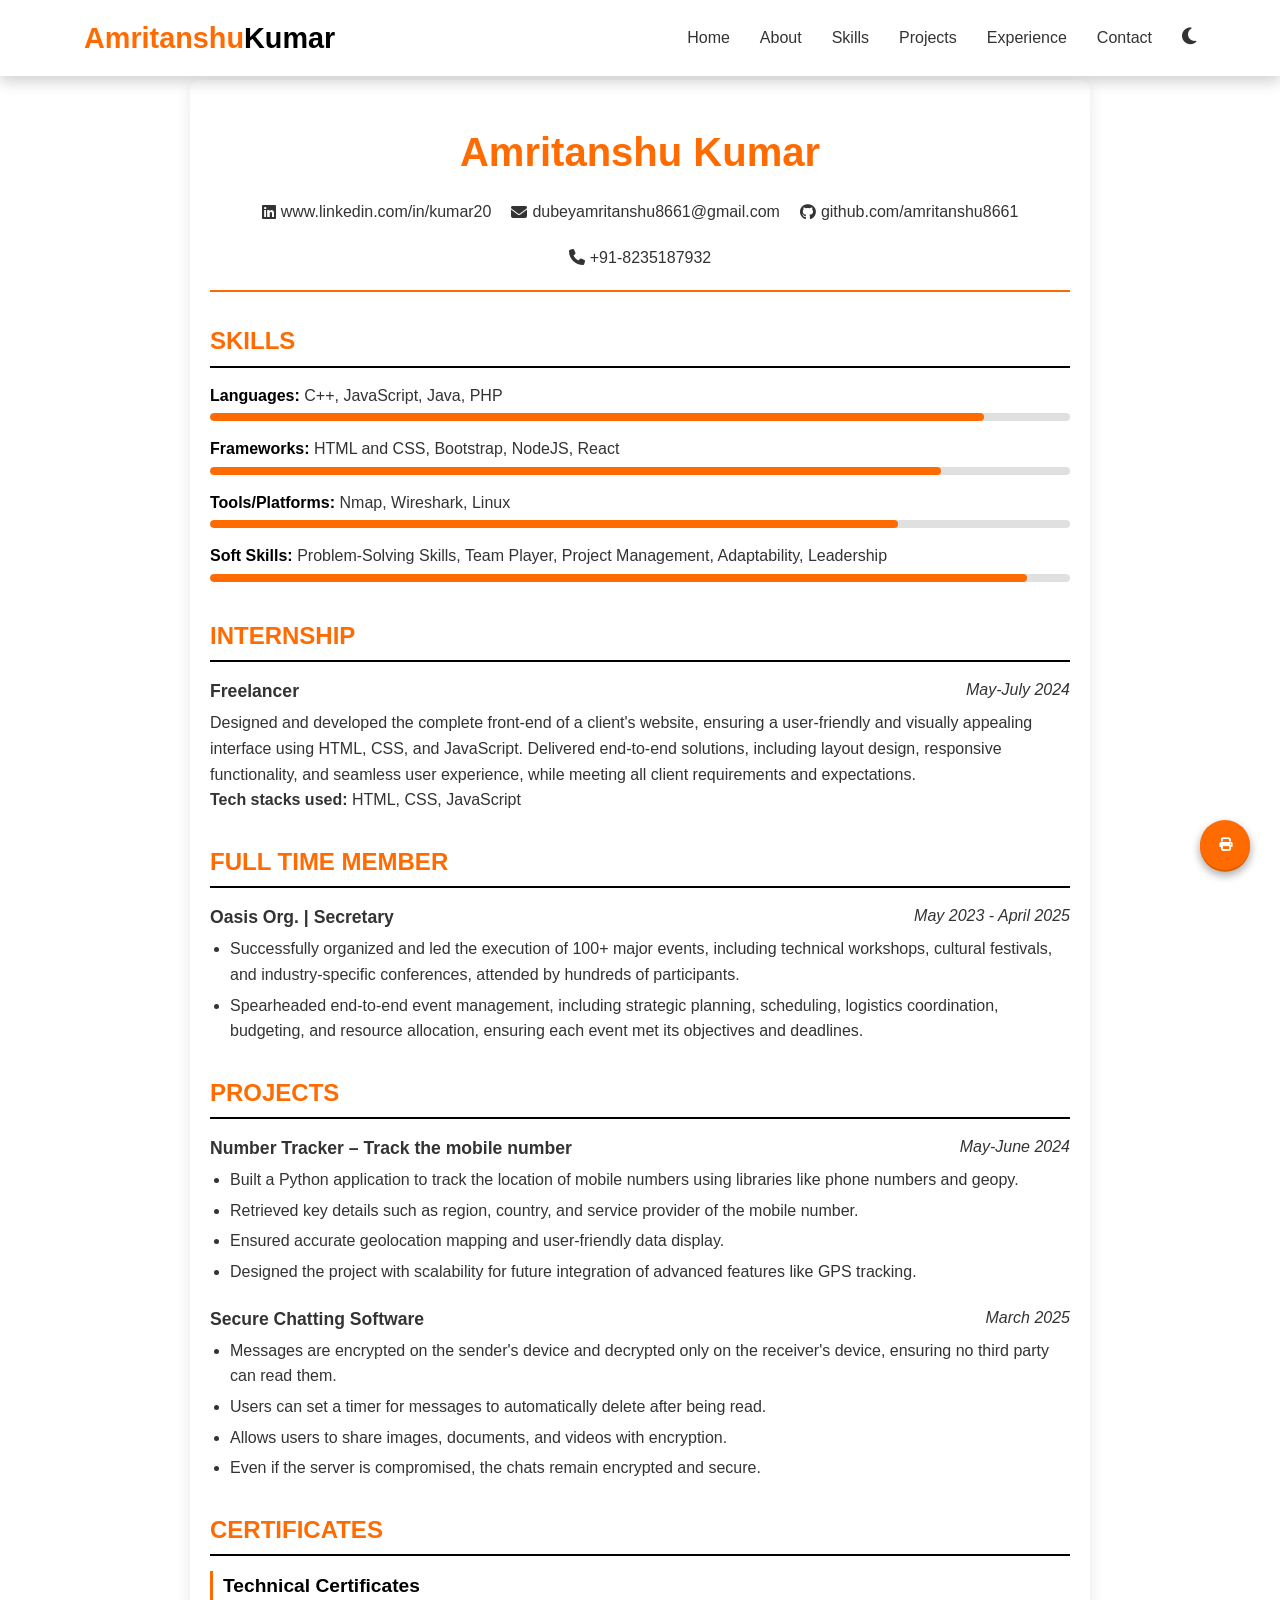
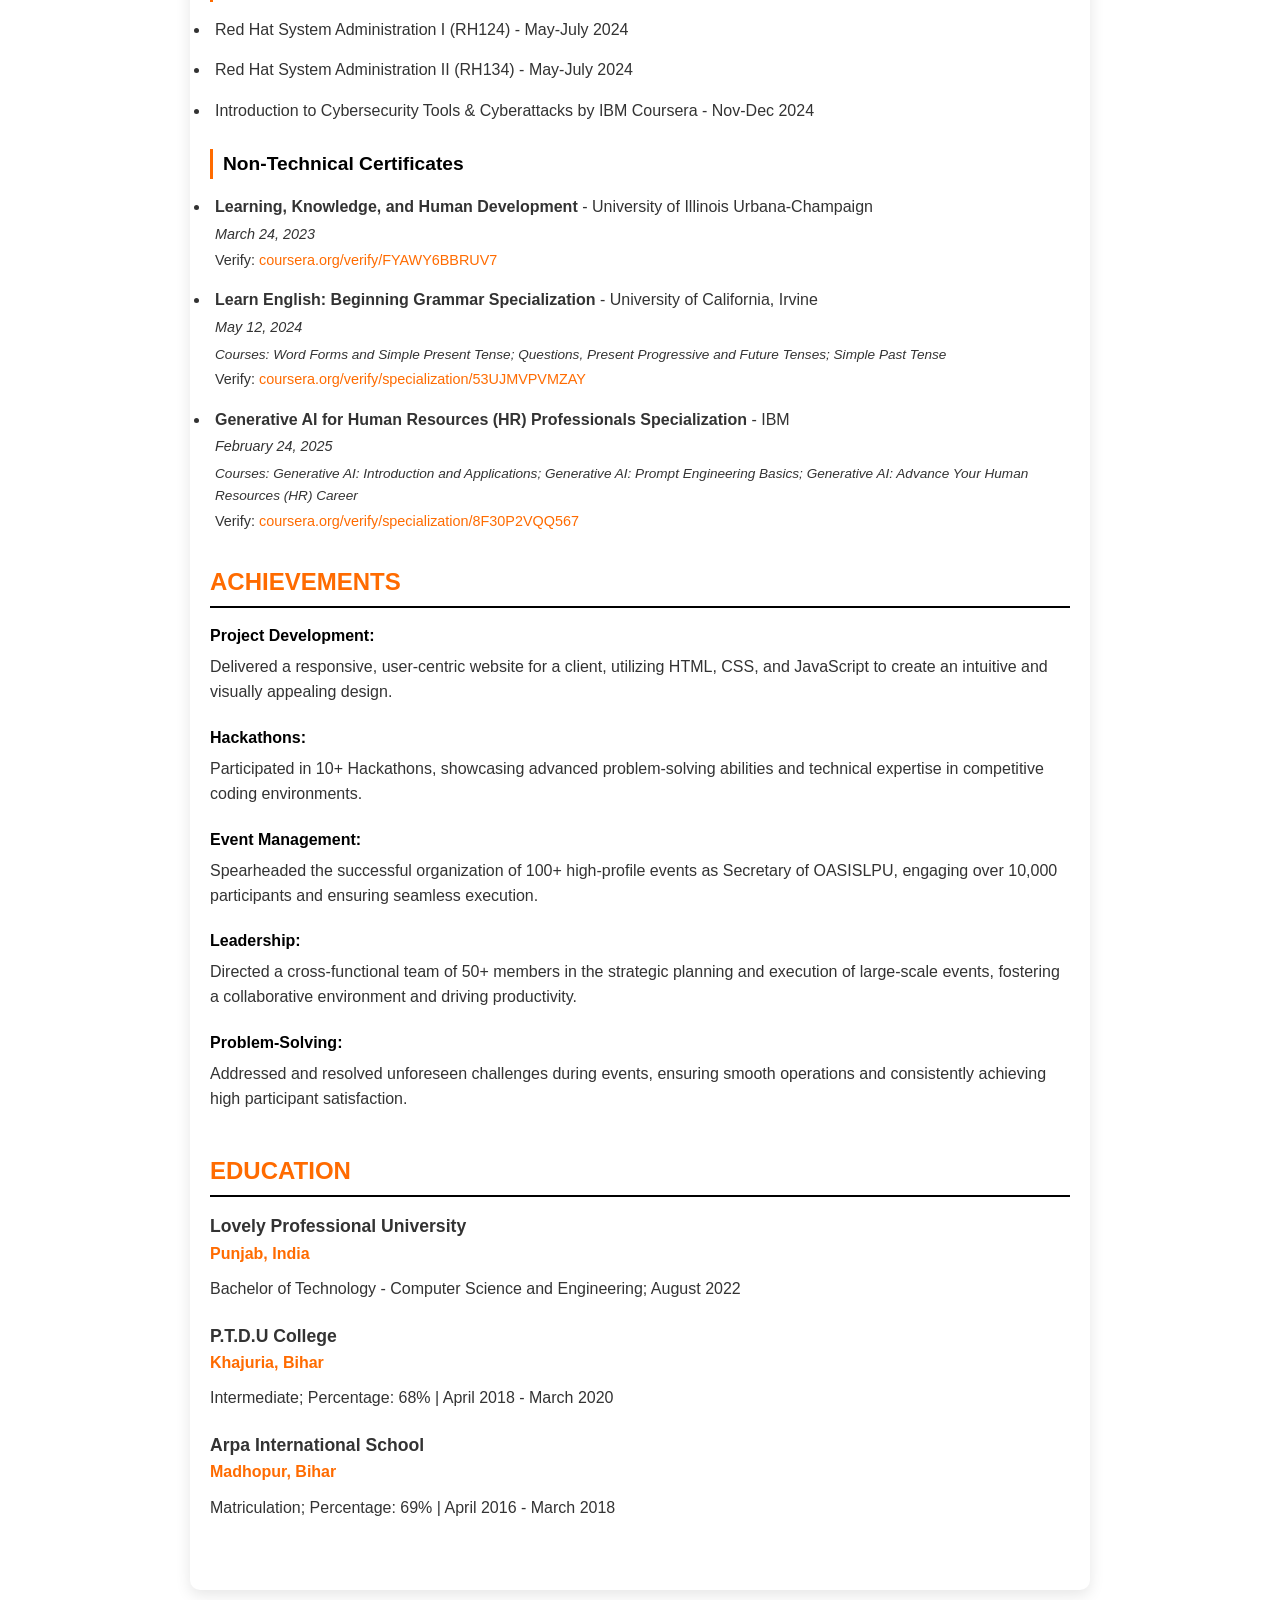
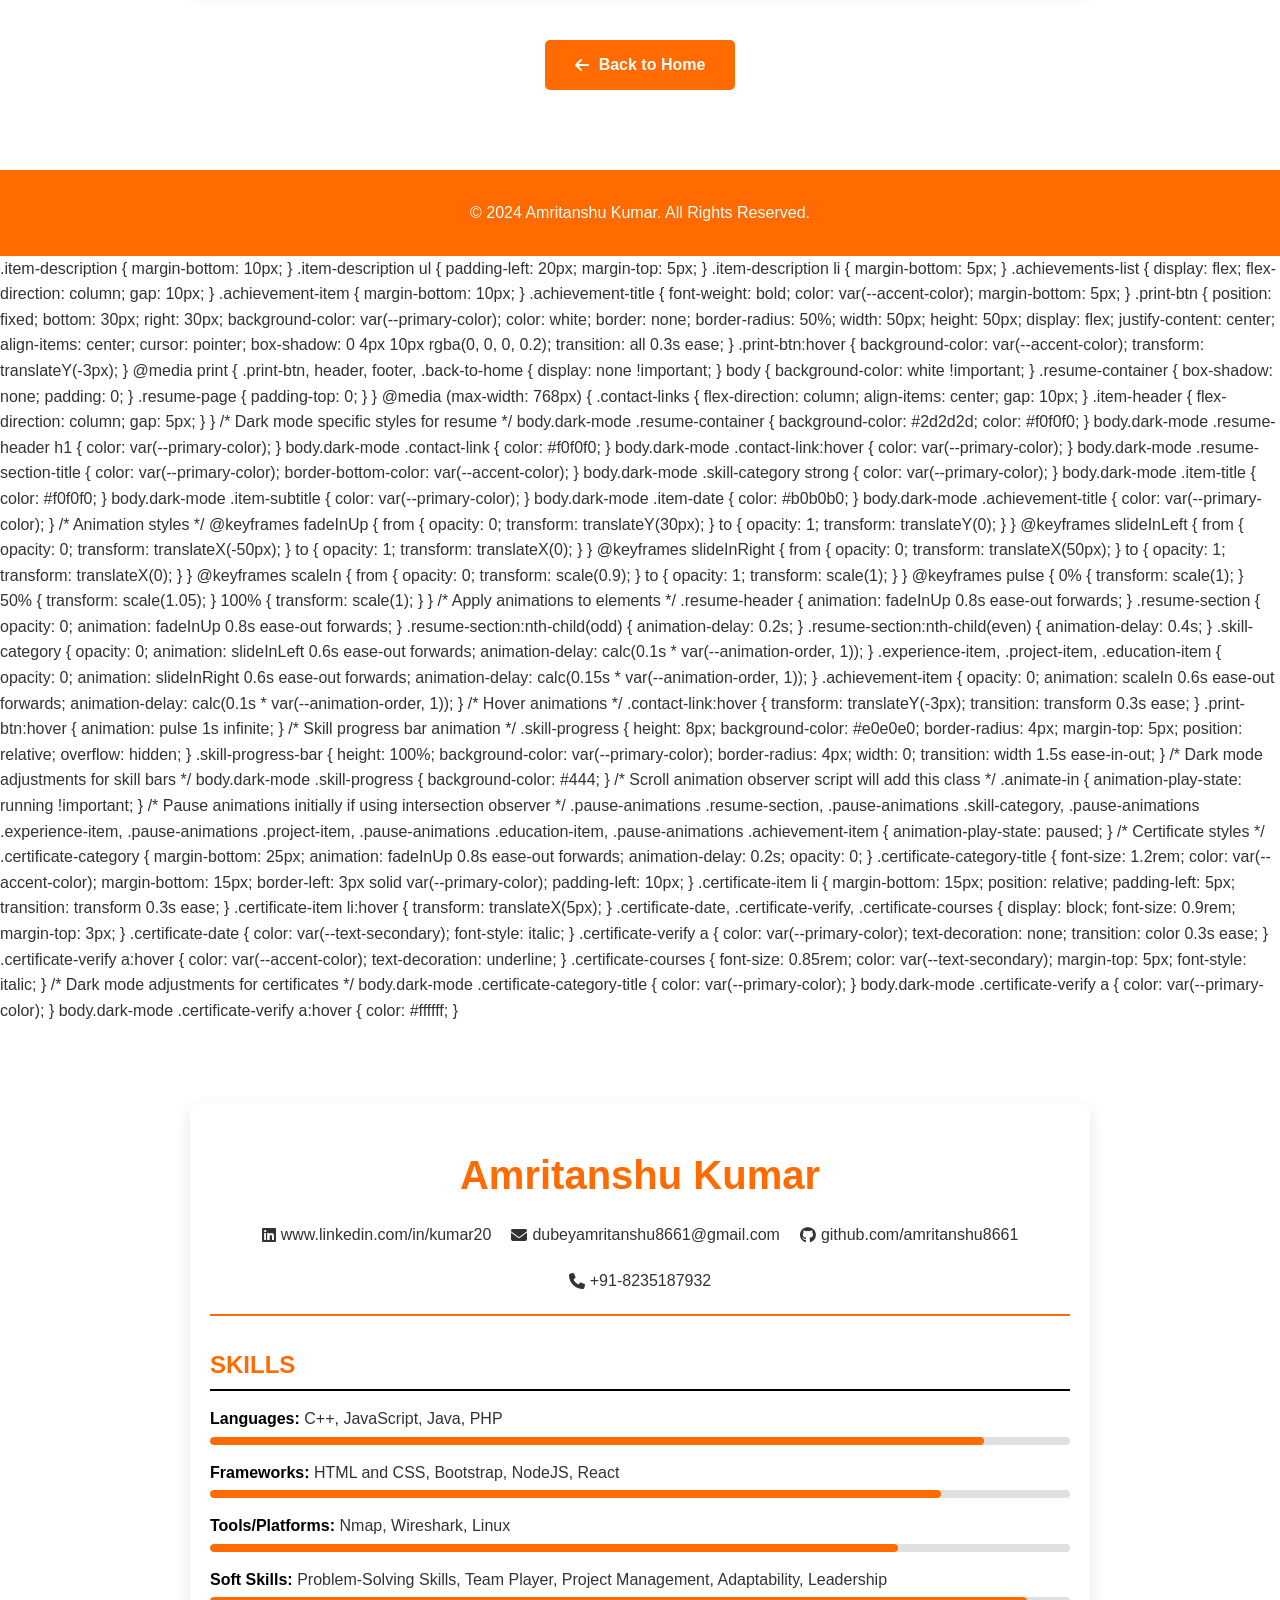
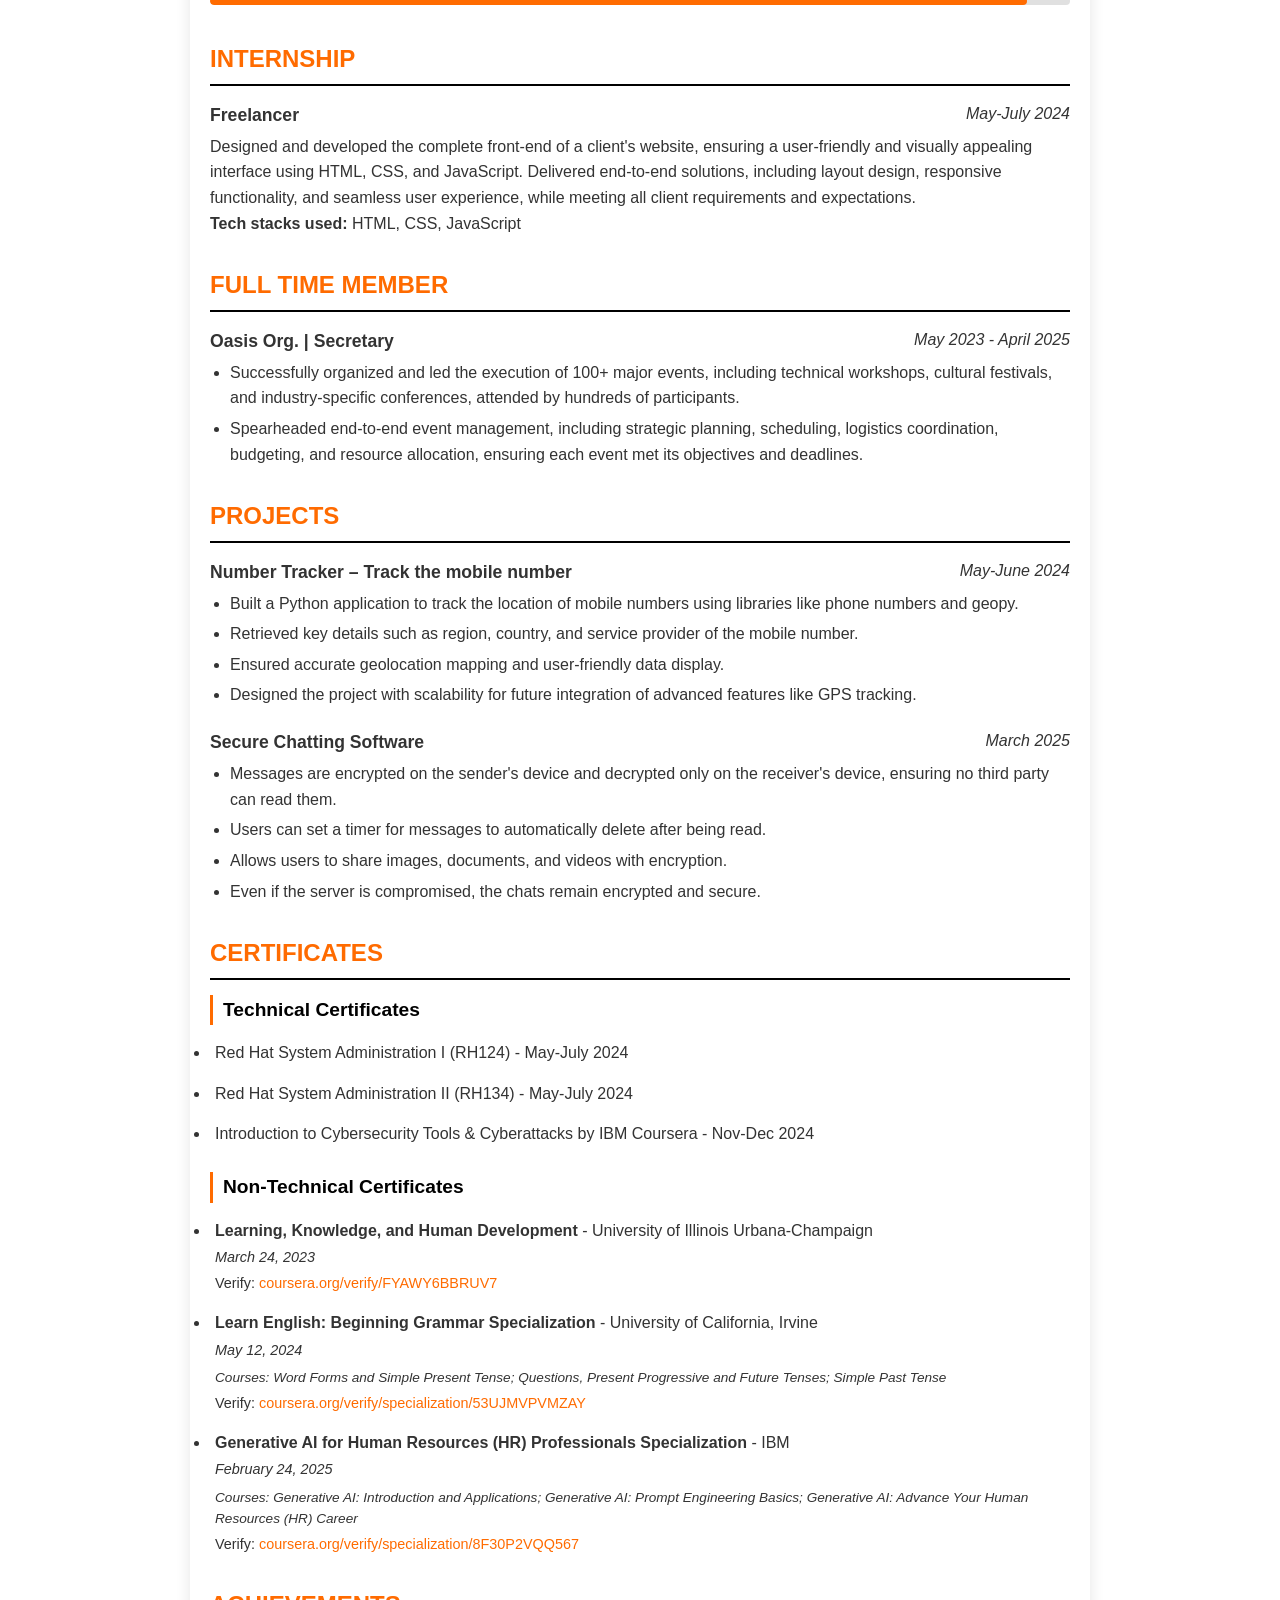
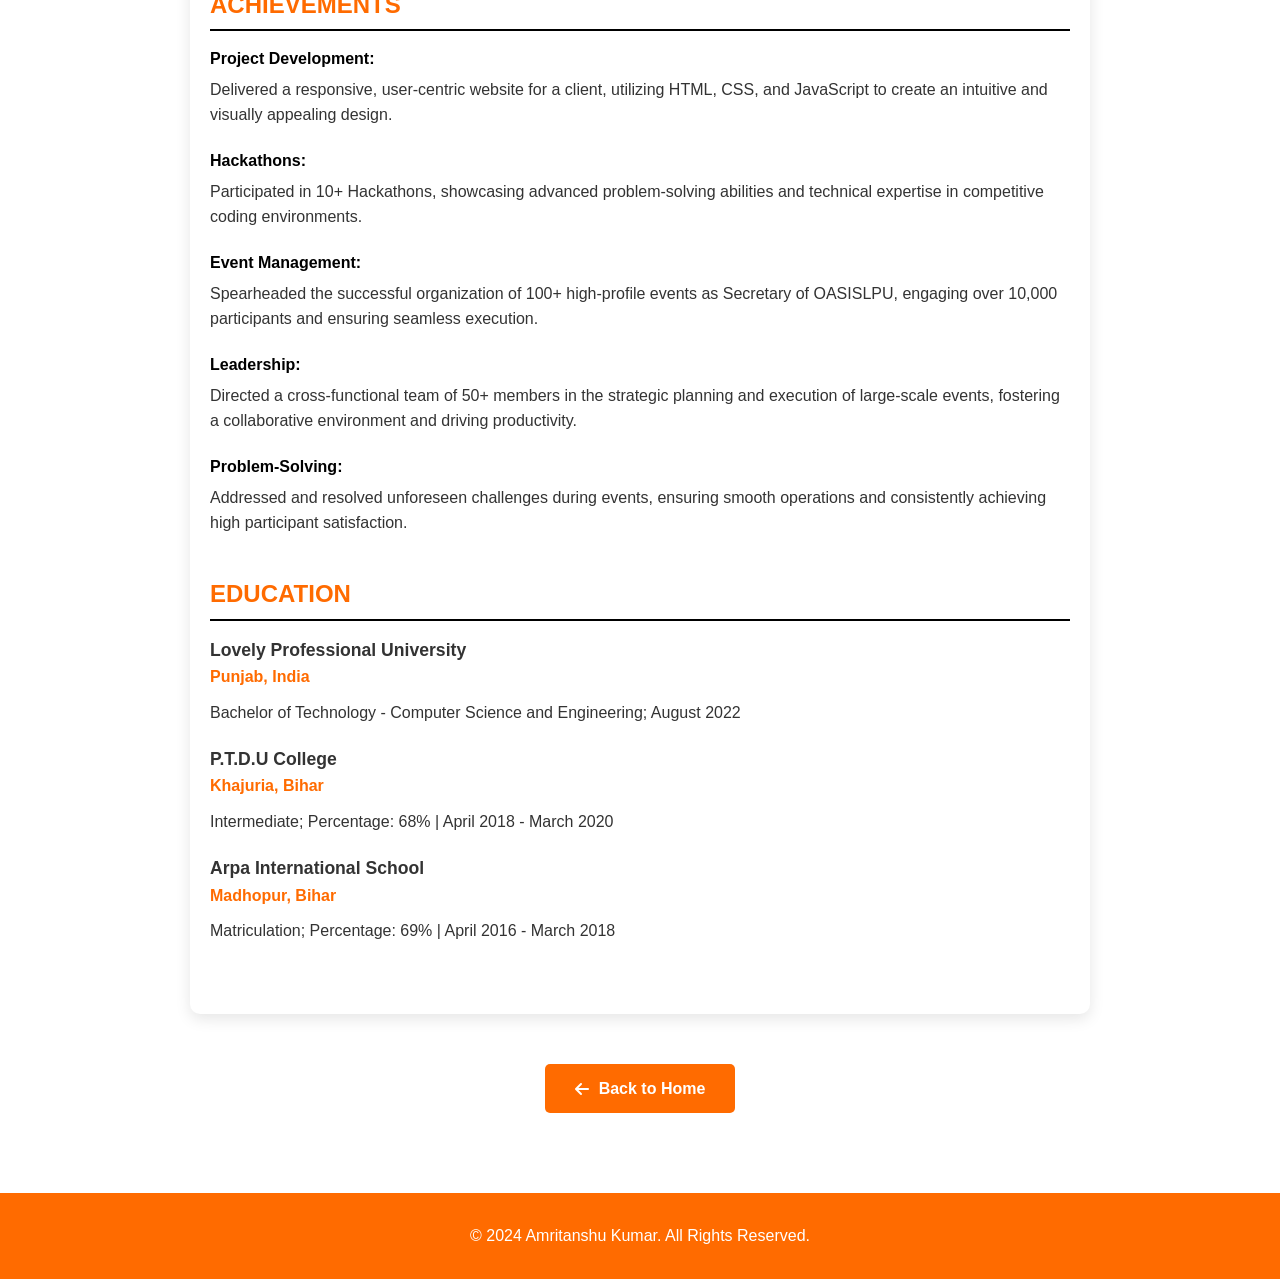
<file: resume.html>
<!DOCTYPE html>
<html lang="en">
<head>
    <meta charset="UTF-8">
    <meta name="viewport" content="width=device-width, initial-scale=1.0">
    <title>Amritanshu Kumar | Resume</title>
    <link rel="stylesheet" href="styles.css">
    <link rel="stylesheet" href="https://cdnjs.cloudflare.com/ajax/libs/font-awesome/6.4.0/css/all.min.css">
    <style>
        /* Resume-specific styles */
        .resume-container {
            max-width: 900px;
            margin: 0 auto;
            padding: 40px 20px;
            background-color: white;
            box-shadow: 0 5px 15px rgba(0, 0, 0, 0.1);
            border-radius: 10px;
        }
        
        .resume-header {
            text-align: center;
            margin-bottom: 30px;
            border-bottom: 2px solid var(--primary-color);
            padding-bottom: 20px;
        }
        
        .resume-header h1 {
            font-size: 2.5rem;
            color: var(--primary-color);
            margin-bottom: 10px;
        }
        
        .contact-links {
            display: flex;
            justify-content: center;
            flex-wrap: wrap;
            gap: 20px;
            margin-top: 15px;
        }
        
        .contact-link {
            display: flex;
            align-items: center;
            gap: 5px;
            color: var(--text-color);
            text-decoration: none;
        }
        
        .contact-link:hover {
            color: var(--primary-color);
        }
        
        .resume-section {
            margin-bottom: 30px;
        }
        
        .resume-section-title {
            font-size: 1.5rem;
            color: var(--primary-color);
            border-bottom: 2px solid var(--accent-color);
            padding-bottom: 5px;
            margin-bottom: 15px;
        }
        
        .skills-list {
            display: flex;
            flex-direction: column;
            gap: 10px;
        }
        
        .skill-category {
            margin-bottom: 5px;
        }
        
        .skill-category strong {
            color: var(--accent-color);
        }
        
        .experience-item, .project-item, .education-item, .certificate-item {
            margin-bottom: 20px;
        }
        
        .item-header {
            display: flex;
            justify-content: space-between;
            margin-bottom: 5px;
        }
        
        .item-title {
            font-weight: bold;
            color: var(--text-color);
            font-size: 1.1rem;
        }
        
        .item-date {
            color: var(--text-secondary);
            font-style: italic;
        }
        
        .item-subtitle {
            color: var(--primary-color);
            margin-bottom: 10px;
            font-weight: 600;
        }
        <!DOCTYPE html>
<html lang="en">
<head>
    <meta charset="UTF-8">
    <meta name="viewport" content="width=device-width, initial-scale=1.0">
    <title>Amritanshu Kumar | Resume</title>
    <link rel="stylesheet" href="styles.css">
    <link rel="stylesheet" href="https://cdnjs.cloudflare.com/ajax/libs/font-awesome/6.4.0/css/all.min.css">
    <style>
        /* Resume-specific styles */
        .resume-container {
            max-width: 900px;
            margin: 0 auto;
            padding: 40px 20px;
            background-color: white;
            box-shadow: 0 5px 15px rgba(0, 0, 0, 0.1);
            border-radius: 10px;
        }
        
        .resume-header {
            text-align: center;
            margin-bottom: 30px;
            border-bottom: 2px solid var(--primary-color);
            padding-bottom: 20px;
        }
        
        .resume-header h1 {
            font-size: 2.5rem;
            color: var(--primary-color);
            margin-bottom: 10px;
        }
        
        .contact-links {
            display: flex;
            justify-content: center;
            flex-wrap: wrap;
            gap: 20px;
            margin-top: 15px;
        }
        
        .contact-link {
            display: flex;
            align-items: center;
            gap: 5px;
            color: var(--text-color);
            text-decoration: none;
        }
        
        .contact-link:hover {
            color: var(--primary-color);
        }
        
        .resume-section {
            margin-bottom: 30px;
        }
        
        .resume-section-title {
            font-size: 1.5rem;
            color: var(--primary-color);
            border-bottom: 2px solid var(--accent-color);
            padding-bottom: 5px;
            margin-bottom: 15px;
        }
        
        .skills-list {
            display: flex;
            flex-direction: column;
            gap: 10px;
        }
        
        .skill-category {
            margin-bottom: 5px;
        }
        
        .skill-category strong {
            color: var(--accent-color);
        }
        
        .experience-item, .project-item, .education-item, .certificate-item {
            margin-bottom: 20px;
        }
        
        .item-header {
            display: flex;
            justify-content: space-between;
            margin-bottom: 5px;
        }
        
        .item-title {
            font-weight: bold;
            color: var(--text-color);
            font-size: 1.1rem;
        }
        
        .item-date {
            color: var(--text-secondary);
            font-style: italic;
        }
        
        .item-subtitle {
            color: var(--primary-color);
            margin-bottom: 10px;
            font-weight: 600;
        }
        
        .item-description {
            margin-bottom: 10px;
        }
        
        .item-description ul {
            padding-left: 20px;
            margin-top: 5px;
        }
        
        .item-description li {
            margin-bottom: 5px;
        }
        
        .achievements-list {
            display: flex;
            flex-direction: column;
            gap: 10px;
        }
        
        .achievement-item {
            margin-bottom: 10px;
        }
        
        .achievement-title {
            font-weight: bold;
            color: var(--accent-color);
            margin-bottom: 5px;
        }
        
        .print-btn {
            position: fixed;
            bottom: 30px;
            right: 30px;
            background-color: var(--primary-color);
            color: white;
            border: none;
            border-radius: 50%;
            width: 50px;
            height: 50px;
            display: flex;
            justify-content: center;
            align-items: center;
            cursor: pointer;
            box-shadow: 0 4px 10px rgba(0, 0, 0, 0.2);
            transition: all 0.3s ease;
        }
        
        .print-btn:hover {
            background-color: var(--accent-color);
            transform: translateY(-3px);
        }
        
        @media print {
            .print-btn, header, footer, .back-to-home {
                display: none !important;
            }
            
            body {
                background-color: white !important;
            }
            
            .resume-container {
                box-shadow: none;
                padding: 0;
            }
            
            .resume-page {
                padding-top: 0;
            }
        }
        
        @media (max-width: 768px) {
            .contact-links {
                flex-direction: column;
                align-items: center;
                gap: 10px;
            }
            
            .item-header {
                flex-direction: column;
                gap: 5px;
            }
        }

        /* Dark mode specific styles for resume */
        body.dark-mode .resume-container {
            background-color: #2d2d2d;
            color: #f0f0f0;
        }
        
        body.dark-mode .resume-header h1 {
            color: var(--primary-color);
        }
        
        body.dark-mode .contact-link {
            color: #f0f0f0;
        }
        
        body.dark-mode .contact-link:hover {
            color: var(--primary-color);
        }
        
        body.dark-mode .resume-section-title {
            color: var(--primary-color);
            border-bottom-color: var(--accent-color);
        }
        
        body.dark-mode .skill-category strong {
            color: var(--primary-color);
        }
        
        body.dark-mode .item-title {
            color: #f0f0f0;
        }
        
        body.dark-mode .item-subtitle {
            color: var(--primary-color);
        }
        
        body.dark-mode .item-date {
            color: #b0b0b0;
        }
        
        body.dark-mode .achievement-title {
            color: var(--primary-color);
        }

        /* Animation styles */
        @keyframes fadeInUp {
            from {
                opacity: 0;
                transform: translateY(30px);
            }
            to {
                opacity: 1;
                transform: translateY(0);
            }
        }

        @keyframes slideInLeft {
            from {
                opacity: 0;
                transform: translateX(-50px);
            }
            to {
                opacity: 1;
                transform: translateX(0);
            }
        }

        @keyframes slideInRight {
            from {
                opacity: 0;
                transform: translateX(50px);
            }
            to {
                opacity: 1;
                transform: translateX(0);
            }
        }

        @keyframes scaleIn {
            from {
                opacity: 0;
                transform: scale(0.9);
            }
            to {
                opacity: 1;
                transform: scale(1);
            }
        }

        @keyframes pulse {
            0% {
                transform: scale(1);
            }
            50% {
                transform: scale(1.05);
            }
            100% {
                transform: scale(1);
            }
        }

        /* Apply animations to elements */
        .resume-header {
            animation: fadeInUp 0.8s ease-out forwards;
        }

        .resume-section {
            opacity: 0;
            animation: fadeInUp 0.8s ease-out forwards;
        }

        .resume-section:nth-child(odd) {
            animation-delay: 0.2s;
        }

        .resume-section:nth-child(even) {
            animation-delay: 0.4s;
        }

        .skill-category {
            opacity: 0;
            animation: slideInLeft 0.6s ease-out forwards;
            animation-delay: calc(0.1s * var(--animation-order, 1));
        }

        .experience-item, .project-item, .education-item {
            opacity: 0;
            animation: slideInRight 0.6s ease-out forwards;
            animation-delay: calc(0.15s * var(--animation-order, 1));
        }

        .achievement-item {
            opacity: 0;
            animation: scaleIn 0.6s ease-out forwards;
            animation-delay: calc(0.1s * var(--animation-order, 1));
        }

        /* Hover animations */
        .contact-link:hover {
            transform: translateY(-3px);
            transition: transform 0.3s ease;
        }

        .print-btn:hover {
            animation: pulse 1s infinite;
        }

        /* Skill progress bar animation */
        .skill-progress {
            height: 8px;
            background-color: #e0e0e0;
            border-radius: 4px;
            margin-top: 5px;
            position: relative;
            overflow: hidden;
        }

        .skill-progress-bar {
            height: 100%;
            background-color: var(--primary-color);
            border-radius: 4px;
            width: 0;
            transition: width 1.5s ease-in-out;
        }

        /* Dark mode adjustments for skill bars */
        body.dark-mode .skill-progress {
            background-color: #444;
        }

        /* Scroll animation observer script will add this class */
        .animate-in {
            animation-play-state: running !important;
        }

        /* Pause animations initially if using intersection observer */
        .pause-animations .resume-section,
        .pause-animations .skill-category,
        .pause-animations .experience-item,
        .pause-animations .project-item,
        .pause-animations .education-item,
        .pause-animations .achievement-item {
            animation-play-state: paused;
        }

        /* Certificate styles */
        .certificate-category {
            margin-bottom: 25px;
            animation: fadeInUp 0.8s ease-out forwards;
            animation-delay: 0.2s;
            opacity: 0;
        }

        .certificate-category-title {
            font-size: 1.2rem;
            color: var(--accent-color);
            margin-bottom: 15px;
            border-left: 3px solid var(--primary-color);
            padding-left: 10px;
        }

        .certificate-item li {
            margin-bottom: 15px;
            position: relative;
            padding-left: 5px;
            transition: transform 0.3s ease;
        }

        .certificate-item li:hover {
            transform: translateX(5px);
        }

        .certificate-date, .certificate-verify, .certificate-courses {
            display: block;
            font-size: 0.9rem;
            margin-top: 3px;
        }

        .certificate-date {
            color: var(--text-secondary);
            font-style: italic;
        }

        .certificate-verify a {
            color: var(--primary-color);
            text-decoration: none;
            transition: color 0.3s ease;
        }

        .certificate-verify a:hover {
            color: var(--accent-color);
            text-decoration: underline;
        }

        .certificate-courses {
            font-size: 0.85rem;
            color: var(--text-secondary);
            margin-top: 5px;
            font-style: italic;
        }

        /* Dark mode adjustments for certificates */
        body.dark-mode .certificate-category-title {
            color: var(--primary-color);
        }

        body.dark-mode .certificate-verify a {
            color: var(--primary-color);
        }

        body.dark-mode .certificate-verify a:hover {
            color: #ffffff;
        }
    </style>
</head>
<body class="light-mode">
    <!-- Header Section -->
    <header>
        <div class="container">
            <div class="logo">
                <h1>Amritanshu<span>Kumar</span></h1>
            </div>
            <nav>
                <ul class="nav-links">
                    <li><a href="index.html#home">Home</a></li>
                    <li><a href="index.html#about">About</a></li>
                    <li><a href="index.html#skills">Skills</a></li>
                    <li><a href="projects.html">Projects</a></li>
                    <li><a href="index.html#experience">Experience</a></li>
                    <li><a href="index.html#contact">Contact</a></li>
                    <li>
                        <button id="theme-toggle" class="theme-toggle">
                            <i class="fas fa-moon"></i>
                        </button>
                    </li>
                </ul>
                <div class="hamburger">
                    <span class="bar"></span>
                    <span class="bar"></span>
                    <span class="bar"></span>
                </div>
            </nav>
        </div>
    </header>

    <!-- Resume Section -->
    <section class="resume-page">
        <div class="container">
            <div class="resume-container">
                <div class="resume-header">
                    <h1>Amritanshu Kumar</h1>
                    <div class="contact-links">
                        <a href="https://www.linkedin.com/in/kumar20" target="_blank" class="contact-link">
                            <i class="fab fa-linkedin"></i> www.linkedin.com/in/kumar20
                        </a>
                        <a href="mailto:dubeyamritanshu8661@gmail.com" class="contact-link">
                            <i class="fas fa-envelope"></i> dubeyamritanshu8661@gmail.com
                        </a>
                        <a href="https://github.com/amritanshu8661" target="_blank" class="contact-link">
                            <i class="fab fa-github"></i> github.com/amritanshu8661
                        </a>
                        <a href="tel:+918235187932" class="contact-link">
                            <i class="fas fa-phone"></i> +91-8235187932
                        </a>
                    </div>
                </div>
                
                <!-- Skills Section -->
                <div class="resume-section">
                    <h2 class="resume-section-title">SKILLS</h2>
                    <div class="skills-list">
                        <div class="skill-category" style="--animation-order: 1;">
                            <strong>Languages:</strong> C++, JavaScript, Java, PHP
                            <div class="skill-progress">
                                <div class="skill-progress-bar" data-width="90%"></div>
                            </div>
                        </div>
                        <div class="skill-category" style="--animation-order: 2;">
                            <strong>Frameworks:</strong> HTML and CSS, Bootstrap, NodeJS, React
                            <div class="skill-progress">
                                <div class="skill-progress-bar" data-width="85%"></div>
                            </div>
                        </div>
                        <div class="skill-category" style="--animation-order: 3;">
                            <strong>Tools/Platforms:</strong> Nmap, Wireshark, Linux
                            <div class="skill-progress">
                                <div class="skill-progress-bar" data-width="80%"></div>
                            </div>
                        </div>
                        <div class="skill-category" style="--animation-order: 4;">
                            <strong>Soft Skills:</strong> Problem-Solving Skills, Team Player, Project Management, Adaptability, Leadership
                            <div class="skill-progress">
                                <div class="skill-progress-bar" data-width="95%"></div>
                            </div>
                        </div>
                    </div>
                </div>
                
                <!-- Internship Section -->
                <div class="resume-section">
                    <h2 class="resume-section-title">INTERNSHIP</h2>
                    <div class="experience-item" style="--animation-order: 1;">
                        <div class="item-header">
                            <div class="item-title">Freelancer</div>
                            <div class="item-date">May-July 2024</div>
                        </div>
                        <div class="item-description">
                            <p>Designed and developed the complete front-end of a client's website, ensuring a user-friendly and visually appealing interface using HTML, CSS, and JavaScript. Delivered end-to-end solutions, including layout design, responsive functionality, and seamless user experience, while meeting all client requirements and expectations.</p>
                            <p><strong>Tech stacks used:</strong> HTML, CSS, JavaScript</p>
                        </div>
                    </div>
                </div>
                
                <!-- Full Time Member Section -->
                <div class="resume-section">
                    <h2 class="resume-section-title">FULL TIME MEMBER</h2>
                    <div class="experience-item" style="--animation-order: 2;">
                        <div class="item-header">
                            <div class="item-title">Oasis Org. | Secretary</div>
                            <div class="item-date">May 2023 - April 2025</div>
                        </div>
                        <div class="item-description">
                            <ul>
                                <li>Successfully organized and led the execution of 100+ major events, including technical workshops, cultural festivals, and industry-specific conferences, attended by hundreds of participants.</li>
                                <li>Spearheaded end-to-end event management, including strategic planning, scheduling, logistics coordination, budgeting, and resource allocation, ensuring each event met its objectives and deadlines.</li>
                            </ul>
                        </div>
                    </div>
                </div>
                
                <!-- Projects Section -->
                <div class="resume-section">
                    <h2 class="resume-section-title">PROJECTS</h2>
                    <div class="project-item" style="--animation-order: 1;">
                        <div class="item-header">
                            <div class="item-title">Number Tracker – Track the mobile number</div>
                            <div class="item-date">May-June 2024</div>
                        </div>
                        <div class="item-description">
                            <ul>
                                <li>Built a Python application to track the location of mobile numbers using libraries like phone numbers and geopy.</li>
                                <li>Retrieved key details such as region, country, and service provider of the mobile number.</li>
                                <li>Ensured accurate geolocation mapping and user-friendly data display.</li>
                                <li>Designed the project with scalability for future integration of advanced features like GPS tracking.</li>
                            </ul>
                        </div>
                    </div>
                    
                    <div class="project-item" style="--animation-order: 2;">
                        <div class="item-header">
                            <div class="item-title">Secure Chatting Software</div>
                            <div class="item-date">March 2025</div>
                        </div>
                        <div class="item-description">
                            <ul>
                                <li>Messages are encrypted on the sender's device and decrypted only on the receiver's device, ensuring no third party can read them.</li>
                                <li>Users can set a timer for messages to automatically delete after being read.</li>
                                <li>Allows users to share images, documents, and videos with encryption.</li>
                                <li>Even if the server is compromised, the chats remain encrypted and secure.</li>
                            </ul>
                        </div>
                    </div>
                </div>
                
                <!-- Certificates Section -->
                <div class="resume-section">
                    <h2 class="resume-section-title">CERTIFICATES</h2>
                    
                    <!-- Technical Certificates -->
                    <div class="certificate-category">
                        <h3 class="certificate-category-title">Technical Certificates</h3>
                        <div class="certificate-item">
                            <ul>
                                <li>Red Hat System Administration I (RH124) - May-July 2024</li>
                                <li>Red Hat System Administration II (RH134) - May-July 2024</li>
                                <li>Introduction to Cybersecurity Tools & Cyberattacks by IBM Coursera - Nov-Dec 2024</li>
                            </ul>
                        </div>
                    </div>
                    
                    <!-- Non-Technical Certificates -->
                    <div class="certificate-category">
                        <h3 class="certificate-category-title">Non-Technical Certificates</h3>
                        <div class="certificate-item">
                            <ul>
                                <li>
                                    <strong>Learning, Knowledge, and Human Development</strong> - University of Illinois Urbana-Champaign
                                    <span class="certificate-date">March 24, 2023</span>
                                    <span class="certificate-verify">Verify: <a href="https://coursera.org/verify/FYAWY6BBRUV7" target="_blank">coursera.org/verify/FYAWY6BBRUV7</a></span>
                                </li>
                                <li>
                                    <strong>Learn English: Beginning Grammar Specialization</strong> - University of California, Irvine
                                    <span class="certificate-date">May 12, 2024</span>
                                    <span class="certificate-courses">Courses: Word Forms and Simple Present Tense; Questions, Present Progressive and Future Tenses; Simple Past Tense</span>
                                    <span class="certificate-verify">Verify: <a href="https://coursera.org/verify/specialization/53UJMVPVMZAY" target="_blank">coursera.org/verify/specialization/53UJMVPVMZAY</a></span>
                                </li>
                                <li>
                                    <strong>Generative AI for Human Resources (HR) Professionals Specialization</strong> - IBM
                                    <span class="certificate-date">February 24, 2025</span>
                                    <span class="certificate-courses">Courses: Generative AI: Introduction and Applications; Generative AI: Prompt Engineering Basics; Generative AI: Advance Your Human Resources (HR) Career</span>
                                    <span class="certificate-verify">Verify: <a href="https://coursera.org/verify/specialization/8F30P2VQQ567" target="_blank">coursera.org/verify/specialization/8F30P2VQQ567</a></span>
                                </li>
                            </ul>
                        </div>
                    </div>
                </div>
                
                <!-- Achievements Section -->
                <div class="resume-section">
                    <h2 class="resume-section-title">ACHIEVEMENTS</h2>
                    <div class="achievements-list">
                        <div class="achievement-item" style="--animation-order: 1;">
                            <div class="achievement-title">Project Development:</div>
                            <p>Delivered a responsive, user-centric website for a client, utilizing HTML, CSS, and JavaScript to create an intuitive and visually appealing design.</p>
                        </div>
                        
                        <div class="achievement-item" style="--animation-order: 2;">
                            <div class="achievement-title">Hackathons:</div>
                            <p>Participated in 10+ Hackathons, showcasing advanced problem-solving abilities and technical expertise in competitive coding environments.</p>
                        </div>
                        
                        <div class="achievement-item" style="--animation-order: 3;">
                            <div class="achievement-title">Event Management:</div>
                            <p>Spearheaded the successful organization of 100+ high-profile events as Secretary of OASISLPU, engaging over 10,000 participants and ensuring seamless execution.</p>
                        </div>
                        
                        <div class="achievement-item" style="--animation-order: 4;">
                            <div class="achievement-title">Leadership:</div>
                            <p>Directed a cross-functional team of 50+ members in the strategic planning and execution of large-scale events, fostering a collaborative environment and driving productivity.</p>
                        </div>
                        
                        <div class="achievement-item" style="--animation-order: 5;">
                            <div class="achievement-title">Problem-Solving:</div>
                            <p>Addressed and resolved unforeseen challenges during events, ensuring smooth operations and consistently achieving high participant satisfaction.</p>
                        </div>
                    </div>
                </div>
                
                <!-- Education Section -->
                <div class="resume-section">
                    <h2 class="resume-section-title">EDUCATION</h2>
                    <div class="education-item" style="--animation-order: 1;">
                        <div class="item-title">Lovely Professional University</div>
                        <div class="item-subtitle">Punjab, India</div>
                        <p>Bachelor of Technology - Computer Science and Engineering; August 2022</p>
                    </div>
                    
                    <div class="education-item" style="--animation-order: 2;">
                        <div class="item-title">P.T.D.U College</div>
                        <div class="item-subtitle">Khajuria, Bihar</div>
                        <p>Intermediate; Percentage: 68% | April 2018 - March 2020</p>
                    </div>
                    
                    <div class="education-item" style="--animation-order: 3;">
                        <div class="item-title">Arpa International School</div>
                        <div class="item-subtitle">Madhopur, Bihar</div>
                        <p>Matriculation; Percentage: 69% | April 2016 - March 2018</p>
                    </div>
                </div>
            </div>
            
            <div class="back-to-home">
                <a href="index.html" class="btn primary-btn">
                    <i class="fas fa-arrow-left"></i> Back to Home
                </a>
            </div>
        </div>
    </section>

    <!-- Print Button -->
    <button class="print-btn" onclick="window.print()">
        <i class="fas fa-print"></i>
    </button>

    <!-- Footer -->
    <footer>
        <div class="container">
            <div class="footer-content">
                <p>&copy; 2024 Amritanshu Kumar. All Rights Reserved.</p>
            </div>
        </div>
    </footer>

    <!-- Back to Top Button -->
    <button id="back-to-top" class="back-to-top">
        <i class="fas fa-arrow-up"></i>
    </button>

    <script src="script.js"></script>
    <script>
        document.addEventListener('DOMContentLoaded', function() {
            // Add pause-animations class initially
            document.body.classList.add('pause-animations');
            
            // Animate skill progress bars
            setTimeout(() => {
                const progressBars = document.querySelectorAll('.skill-progress-bar');
                progressBars.forEach(bar => {
                    const width = bar.getAttribute('data-width');
                    bar.style.width = width;
                });
            }, 500);
            
            // Set up intersection observer for scroll animations
            const observer = new IntersectionObserver((entries) => {
                entries.forEach(entry => {
                    if (entry.isIntersecting) {
                        entry.target.classList.add('animate-in');
                        observer.unobserve(entry.target);
                    }
                });
            }, { threshold: 0.1 });
            
            // Observe all animated elements
            const animatedElements = document.querySelectorAll('.resume-section, .skill-category, .experience-item, .project-item, .education-item, .achievement-item');
            animatedElements.forEach(el => {
                observer.observe(el);
            });
            
            // Remove pause class after a short delay to allow observer to set up
            setTimeout(() => {
                document.body.classList.remove('pause-animations');
            }, 100);
            
            // Add floating animation to print button
            const printBtn = document.querySelector('.print-btn');
            let floatY = 0;
            let floatDirection = 1;
            
            function floatButton() {
                floatY += 0.1 * floatDirection;
                
                if (floatY > 5) floatDirection = -1;
                if (floatY < 0) floatDirection = 1;
                
                printBtn.style.transform = `translateY(${floatY}px)`;
                requestAnimationFrame(floatButton);
            }
            
            floatButton();
        });
    </script>
</body>
</html>
 
        .item-description {
            margin-bottom: 10px;
        }
        
        .item-description ul {
            padding-left: 20px;
            margin-top: 5px;
        }
        
        .item-description li {
            margin-bottom: 5px;
        }
        
        .achievements-list {
            display: flex;
            flex-direction: column;
            gap: 10px;
        }
        
        .achievement-item {
            margin-bottom: 10px;
        }
        
        .achievement-title {
            font-weight: bold;
            color: var(--accent-color);
            margin-bottom: 5px;
        }
        
        .print-btn {
            position: fixed;
            bottom: 30px;
            right: 30px;
            background-color: var(--primary-color);
            color: white;
            border: none;
            border-radius: 50%;
            width: 50px;
            height: 50px;
            display: flex;
            justify-content: center;
            align-items: center;
            cursor: pointer;
            box-shadow: 0 4px 10px rgba(0, 0, 0, 0.2);
            transition: all 0.3s ease;
        }
        
        .print-btn:hover {
            background-color: var(--accent-color);
            transform: translateY(-3px);
        }
        
        @media print {
            .print-btn, header, footer, .back-to-home {
                display: none !important;
            }
            
            body {
                background-color: white !important;
            }
            
            .resume-container {
                box-shadow: none;
                padding: 0;
            }
            
            .resume-page {
                padding-top: 0;
            }
        }
        
        @media (max-width: 768px) {
            .contact-links {
                flex-direction: column;
                align-items: center;
                gap: 10px;
            }
            
            .item-header {
                flex-direction: column;
                gap: 5px;
            }
        }

        /* Dark mode specific styles for resume */
        body.dark-mode .resume-container {
            background-color: #2d2d2d;
            color: #f0f0f0;
        }
        
        body.dark-mode .resume-header h1 {
            color: var(--primary-color);
        }
        
        body.dark-mode .contact-link {
            color: #f0f0f0;
        }
        
        body.dark-mode .contact-link:hover {
            color: var(--primary-color);
        }
        
        body.dark-mode .resume-section-title {
            color: var(--primary-color);
            border-bottom-color: var(--accent-color);
        }
        
        body.dark-mode .skill-category strong {
            color: var(--primary-color);
        }
        
        body.dark-mode .item-title {
            color: #f0f0f0;
        }
        
        body.dark-mode .item-subtitle {
            color: var(--primary-color);
        }
        
        body.dark-mode .item-date {
            color: #b0b0b0;
        }
        
        body.dark-mode .achievement-title {
            color: var(--primary-color);
        }

        /* Animation styles */
        @keyframes fadeInUp {
            from {
                opacity: 0;
                transform: translateY(30px);
            }
            to {
                opacity: 1;
                transform: translateY(0);
            }
        }

        @keyframes slideInLeft {
            from {
                opacity: 0;
                transform: translateX(-50px);
            }
            to {
                opacity: 1;
                transform: translateX(0);
            }
        }

        @keyframes slideInRight {
            from {
                opacity: 0;
                transform: translateX(50px);
            }
            to {
                opacity: 1;
                transform: translateX(0);
            }
        }

        @keyframes scaleIn {
            from {
                opacity: 0;
                transform: scale(0.9);
            }
            to {
                opacity: 1;
                transform: scale(1);
            }
        }

        @keyframes pulse {
            0% {
                transform: scale(1);
            }
            50% {
                transform: scale(1.05);
            }
            100% {
                transform: scale(1);
            }
        }

        /* Apply animations to elements */
        .resume-header {
            animation: fadeInUp 0.8s ease-out forwards;
        }

        .resume-section {
            opacity: 0;
            animation: fadeInUp 0.8s ease-out forwards;
        }

        .resume-section:nth-child(odd) {
            animation-delay: 0.2s;
        }

        .resume-section:nth-child(even) {
            animation-delay: 0.4s;
        }

        .skill-category {
            opacity: 0;
            animation: slideInLeft 0.6s ease-out forwards;
            animation-delay: calc(0.1s * var(--animation-order, 1));
        }

        .experience-item, .project-item, .education-item {
            opacity: 0;
            animation: slideInRight 0.6s ease-out forwards;
            animation-delay: calc(0.15s * var(--animation-order, 1));
        }

        .achievement-item {
            opacity: 0;
            animation: scaleIn 0.6s ease-out forwards;
            animation-delay: calc(0.1s * var(--animation-order, 1));
        }

        /* Hover animations */
        .contact-link:hover {
            transform: translateY(-3px);
            transition: transform 0.3s ease;
        }

        .print-btn:hover {
            animation: pulse 1s infinite;
        }

        /* Skill progress bar animation */
        .skill-progress {
            height: 8px;
            background-color: #e0e0e0;
            border-radius: 4px;
            margin-top: 5px;
            position: relative;
            overflow: hidden;
        }

        .skill-progress-bar {
            height: 100%;
            background-color: var(--primary-color);
            border-radius: 4px;
            width: 0;
            transition: width 1.5s ease-in-out;
        }

        /* Dark mode adjustments for skill bars */
        body.dark-mode .skill-progress {
            background-color: #444;
        }

        /* Scroll animation observer script will add this class */
        .animate-in {
            animation-play-state: running !important;
        }

        /* Pause animations initially if using intersection observer */
        .pause-animations .resume-section,
        .pause-animations .skill-category,
        .pause-animations .experience-item,
        .pause-animations .project-item,
        .pause-animations .education-item,
        .pause-animations .achievement-item {
            animation-play-state: paused;
        }

        /* Certificate styles */
        .certificate-category {
            margin-bottom: 25px;
            animation: fadeInUp 0.8s ease-out forwards;
            animation-delay: 0.2s;
            opacity: 0;
        }

        .certificate-category-title {
            font-size: 1.2rem;
            color: var(--accent-color);
            margin-bottom: 15px;
            border-left: 3px solid var(--primary-color);
            padding-left: 10px;
        }

        .certificate-item li {
            margin-bottom: 15px;
            position: relative;
            padding-left: 5px;
            transition: transform 0.3s ease;
        }

        .certificate-item li:hover {
            transform: translateX(5px);
        }

        .certificate-date, .certificate-verify, .certificate-courses {
            display: block;
            font-size: 0.9rem;
            margin-top: 3px;
        }

        .certificate-date {
            color: var(--text-secondary);
            font-style: italic;
        }

        .certificate-verify a {
            color: var(--primary-color);
            text-decoration: none;
            transition: color 0.3s ease;
        }

        .certificate-verify a:hover {
            color: var(--accent-color);
            text-decoration: underline;
        }

        .certificate-courses {
            font-size: 0.85rem;
            color: var(--text-secondary);
            margin-top: 5px;
            font-style: italic;
        }

        /* Dark mode adjustments for certificates */
        body.dark-mode .certificate-category-title {
            color: var(--primary-color);
        }

        body.dark-mode .certificate-verify a {
            color: var(--primary-color);
        }

        body.dark-mode .certificate-verify a:hover {
            color: #ffffff;
        }
    </style>
</head>
<body class="light-mode">
    <!-- Header Section -->
    <header>
        <div class="container">
            <div class="logo">
                <h1>Amritanshu<span>Kumar</span></h1>
            </div>
            <nav>
                <ul class="nav-links">
                    <li><a href="index.html#home">Home</a></li>
                    <li><a href="index.html#about">About</a></li>
                    <li><a href="index.html#skills">Skills</a></li>
                    <li><a href="index.html#projects">Projects</a></li>
                    <li><a href="index.html#experience">Experience</a></li>
                    <li><a href="index.html#contact">Contact</a></li>
                    <li>
                        <button id="theme-toggle" class="theme-toggle">
                            <i class="fas fa-moon"></i>
                        </button>
                    </li>
                </ul>
                <div class="hamburger">
                    <span class="bar"></span>
                    <span class="bar"></span>
                    <span class="bar"></span>
                </div>
            </nav>
        </div>
    </header>

    <!-- Resume Section -->
    <section class="resume-page">
        <div class="container">
            <div class="resume-container">
                <div class="resume-header">
                    <h1>Amritanshu Kumar</h1>
                    <div class="contact-links">
                        <a href="https://www.linkedin.com/in/kumar20" target="_blank" class="contact-link">
                            <i class="fab fa-linkedin"></i> www.linkedin.com/in/kumar20
                        </a>
                        <a href="mailto:dubeyamritanshu8661@gmail.com" class="contact-link">
                            <i class="fas fa-envelope"></i> dubeyamritanshu8661@gmail.com
                        </a>
                        <a href="https://github.com/amritanshu8661" target="_blank" class="contact-link">
                            <i class="fab fa-github"></i> github.com/amritanshu8661
                        </a>
                        <a href="tel:+918235187932" class="contact-link">
                            <i class="fas fa-phone"></i> +91-8235187932
                        </a>
                    </div>
                </div>
                
                <!-- Skills Section -->
                <div class="resume-section">
                    <h2 class="resume-section-title">SKILLS</h2>
                    <div class="skills-list">
                        <div class="skill-category" style="--animation-order: 1;">
                            <strong>Languages:</strong> C++, JavaScript, Java, PHP
                            <div class="skill-progress">
                                <div class="skill-progress-bar" data-width="90%"></div>
                            </div>
                        </div>
                        <div class="skill-category" style="--animation-order: 2;">
                            <strong>Frameworks:</strong> HTML and CSS, Bootstrap, NodeJS, React
                            <div class="skill-progress">
                                <div class="skill-progress-bar" data-width="85%"></div>
                            </div>
                        </div>
                        <div class="skill-category" style="--animation-order: 3;">
                            <strong>Tools/Platforms:</strong> Nmap, Wireshark, Linux
                            <div class="skill-progress">
                                <div class="skill-progress-bar" data-width="80%"></div>
                            </div>
                        </div>
                        <div class="skill-category" style="--animation-order: 4;">
                            <strong>Soft Skills:</strong> Problem-Solving Skills, Team Player, Project Management, Adaptability, Leadership
                            <div class="skill-progress">
                                <div class="skill-progress-bar" data-width="95%"></div>
                            </div>
                        </div>
                    </div>
                </div>
                
                <!-- Internship Section -->
                <div class="resume-section">
                    <h2 class="resume-section-title">INTERNSHIP</h2>
                    <div class="experience-item" style="--animation-order: 1;">
                        <div class="item-header">
                            <div class="item-title">Freelancer</div>
                            <div class="item-date">May-July 2024</div>
                        </div>
                        <div class="item-description">
                            <p>Designed and developed the complete front-end of a client's website, ensuring a user-friendly and visually appealing interface using HTML, CSS, and JavaScript. Delivered end-to-end solutions, including layout design, responsive functionality, and seamless user experience, while meeting all client requirements and expectations.</p>
                            <p><strong>Tech stacks used:</strong> HTML, CSS, JavaScript</p>
                        </div>
                    </div>
                </div>
                
                <!-- Full Time Member Section -->
                <div class="resume-section">
                    <h2 class="resume-section-title">FULL TIME MEMBER</h2>
                    <div class="experience-item" style="--animation-order: 2;">
                        <div class="item-header">
                            <div class="item-title">Oasis Org. | Secretary</div>
                            <div class="item-date">May 2023 - April 2025</div>
                        </div>
                        <div class="item-description">
                            <ul>
                                <li>Successfully organized and led the execution of 100+ major events, including technical workshops, cultural festivals, and industry-specific conferences, attended by hundreds of participants.</li>
                                <li>Spearheaded end-to-end event management, including strategic planning, scheduling, logistics coordination, budgeting, and resource allocation, ensuring each event met its objectives and deadlines.</li>
                            </ul>
                        </div>
                    </div>
                </div>
                
                <!-- Projects Section -->
                <div class="resume-section">
                    <h2 class="resume-section-title">PROJECTS</h2>
                    <div class="project-item" style="--animation-order: 1;">
                        <div class="item-header">
                            <div class="item-title">Number Tracker – Track the mobile number</div>
                            <div class="item-date">May-June 2024</div>
                        </div>
                        <div class="item-description">
                            <ul>
                                <li>Built a Python application to track the location of mobile numbers using libraries like phone numbers and geopy.</li>
                                <li>Retrieved key details such as region, country, and service provider of the mobile number.</li>
                                <li>Ensured accurate geolocation mapping and user-friendly data display.</li>
                                <li>Designed the project with scalability for future integration of advanced features like GPS tracking.</li>
                            </ul>
                        </div>
                    </div>
                    
                    <div class="project-item" style="--animation-order: 2;">
                        <div class="item-header">
                            <div class="item-title">Secure Chatting Software</div>
                            <div class="item-date">March 2025</div>
                        </div>
                        <div class="item-description">
                            <ul>
                                <li>Messages are encrypted on the sender's device and decrypted only on the receiver's device, ensuring no third party can read them.</li>
                                <li>Users can set a timer for messages to automatically delete after being read.</li>
                                <li>Allows users to share images, documents, and videos with encryption.</li>
                                <li>Even if the server is compromised, the chats remain encrypted and secure.</li>
                            </ul>
                        </div>
                    </div>
                </div>
                
                <!-- Certificates Section -->
                <div class="resume-section">
                    <h2 class="resume-section-title">CERTIFICATES</h2>
                    
                    <!-- Technical Certificates -->
                    <div class="certificate-category">
                        <h3 class="certificate-category-title">Technical Certificates</h3>
                        <div class="certificate-item">
                            <ul>
                                <li>Red Hat System Administration I (RH124) - May-July 2024</li>
                                <li>Red Hat System Administration II (RH134) - May-July 2024</li>
                                <li>Introduction to Cybersecurity Tools & Cyberattacks by IBM Coursera - Nov-Dec 2024</li>
                            </ul>
                        </div>
                    </div>
                    
                    <!-- Non-Technical Certificates -->
                    <div class="certificate-category">
                        <h3 class="certificate-category-title">Non-Technical Certificates</h3>
                        <div class="certificate-item">
                            <ul>
                                <li>
                                    <strong>Learning, Knowledge, and Human Development</strong> - University of Illinois Urbana-Champaign
                                    <span class="certificate-date">March 24, 2023</span>
                                    <span class="certificate-verify">Verify: <a href="https://coursera.org/verify/FYAWY6BBRUV7" target="_blank">coursera.org/verify/FYAWY6BBRUV7</a></span>
                                </li>
                                <li>
                                    <strong>Learn English: Beginning Grammar Specialization</strong> - University of California, Irvine
                                    <span class="certificate-date">May 12, 2024</span>
                                    <span class="certificate-courses">Courses: Word Forms and Simple Present Tense; Questions, Present Progressive and Future Tenses; Simple Past Tense</span>
                                    <span class="certificate-verify">Verify: <a href="https://coursera.org/verify/specialization/53UJMVPVMZAY" target="_blank">coursera.org/verify/specialization/53UJMVPVMZAY</a></span>
                                </li>
                                <li>
                                    <strong>Generative AI for Human Resources (HR) Professionals Specialization</strong> - IBM
                                    <span class="certificate-date">February 24, 2025</span>
                                    <span class="certificate-courses">Courses: Generative AI: Introduction and Applications; Generative AI: Prompt Engineering Basics; Generative AI: Advance Your Human Resources (HR) Career</span>
                                    <span class="certificate-verify">Verify: <a href="https://coursera.org/verify/specialization/8F30P2VQQ567" target="_blank">coursera.org/verify/specialization/8F30P2VQQ567</a></span>
                                </li>
                            </ul>
                        </div>
                    </div>
                </div>
                
                <!-- Achievements Section -->
                <div class="resume-section">
                    <h2 class="resume-section-title">ACHIEVEMENTS</h2>
                    <div class="achievements-list">
                        <div class="achievement-item" style="--animation-order: 1;">
                            <div class="achievement-title">Project Development:</div>
                            <p>Delivered a responsive, user-centric website for a client, utilizing HTML, CSS, and JavaScript to create an intuitive and visually appealing design.</p>
                        </div>
                        
                        <div class="achievement-item" style="--animation-order: 2;">
                            <div class="achievement-title">Hackathons:</div>
                            <p>Participated in 10+ Hackathons, showcasing advanced problem-solving abilities and technical expertise in competitive coding environments.</p>
                        </div>
                        
                        <div class="achievement-item" style="--animation-order: 3;">
                            <div class="achievement-title">Event Management:</div>
                            <p>Spearheaded the successful organization of 100+ high-profile events as Secretary of OASISLPU, engaging over 10,000 participants and ensuring seamless execution.</p>
                        </div>
                        
                        <div class="achievement-item" style="--animation-order: 4;">
                            <div class="achievement-title">Leadership:</div>
                            <p>Directed a cross-functional team of 50+ members in the strategic planning and execution of large-scale events, fostering a collaborative environment and driving productivity.</p>
                        </div>
                        
                        <div class="achievement-item" style="--animation-order: 5;">
                            <div class="achievement-title">Problem-Solving:</div>
                            <p>Addressed and resolved unforeseen challenges during events, ensuring smooth operations and consistently achieving high participant satisfaction.</p>
                        </div>
                    </div>
                </div>
                
                <!-- Education Section -->
                <div class="resume-section">
                    <h2 class="resume-section-title">EDUCATION</h2>
                    <div class="education-item" style="--animation-order: 1;">
                        <div class="item-title">Lovely Professional University</div>
                        <div class="item-subtitle">Punjab, India</div>
                        <p>Bachelor of Technology - Computer Science and Engineering; August 2022</p>
                    </div>
                    
                    <div class="education-item" style="--animation-order: 2;">
                        <div class="item-title">P.T.D.U College</div>
                        <div class="item-subtitle">Khajuria, Bihar</div>
                        <p>Intermediate; Percentage: 68% | April 2018 - March 2020</p>
                    </div>
                    
                    <div class="education-item" style="--animation-order: 3;">
                        <div class="item-title">Arpa International School</div>
                        <div class="item-subtitle">Madhopur, Bihar</div>
                        <p>Matriculation; Percentage: 69% | April 2016 - March 2018</p>
                    </div>
                </div>
            </div>
            
            <div class="back-to-home">
                <a href="index.html" class="btn primary-btn">
                    <i class="fas fa-arrow-left"></i> Back to Home
                </a>
            </div>
        </div>
    </section>

    <!-- Print Button -->
    <button class="print-btn" onclick="window.print()">
        <i class="fas fa-print"></i>
    </button>

    <!-- Footer -->
    <footer>
        <div class="container">
            <div class="footer-content">
                <p>&copy; 2024 Amritanshu Kumar. All Rights Reserved.</p>
            </div>
        </div>
    </footer>

    <!-- Back to Top Button -->
    <button id="back-to-top" class="back-to-top">
        <i class="fas fa-arrow-up"></i>
    </button>

    <script src="script.js"></script>
    <script>
        document.addEventListener('DOMContentLoaded', function() {
            // Add pause-animations class initially
            document.body.classList.add('pause-animations');
            
            // Animate skill progress bars
            setTimeout(() => {
                const progressBars = document.querySelectorAll('.skill-progress-bar');
                progressBars.forEach(bar => {
                    const width = bar.getAttribute('data-width');
                    bar.style.width = width;
                });
            }, 500);
            
            // Set up intersection observer for scroll animations
            const observer = new IntersectionObserver((entries) => {
                entries.forEach(entry => {
                    if (entry.isIntersecting) {
                        entry.target.classList.add('animate-in');
                        observer.unobserve(entry.target);
                    }
                });
            }, { threshold: 0.1 });
            
            // Observe all animated elements
            const animatedElements = document.querySelectorAll('.resume-section, .skill-category, .experience-item, .project-item, .education-item, .achievement-item');
            animatedElements.forEach(el => {
                observer.observe(el);
            });
            
            // Remove pause class after a short delay to allow observer to set up
            setTimeout(() => {
                document.body.classList.remove('pause-animations');
            }, 100);
            
            // Add floating animation to print button
            const printBtn = document.querySelector('.print-btn');
            let floatY = 0;
            let floatDirection = 1;
            
            function floatButton() {
                floatY += 0.1 * floatDirection;
                
                if (floatY > 5) floatDirection = -1;
                if (floatY < 0) floatDirection = 1;
                
                printBtn.style.transform = `translateY(${floatY}px)`;
                requestAnimationFrame(floatButton);
            }
            
            floatButton();
        });
    </script>
</body>
</html>
</file>
<file: styles.css>
/*
==============================================
PORTFOLIO STYLESHEET
==============================================

HOW TO UPDATE:
1. Color Scheme: Edit the CSS variables in the :root section
2. Typography: Change font-family properties
3. Spacing: Adjust padding and margin values
4. Animations: Modify animation durations and effects
5. Layout: Adjust width, height, and grid properties

*/

/* 
==============================================
COLOR SCHEME & THEME VARIABLES
==============================================
Edit these variables to change the color scheme of your portfolio
*/
:root {
  /* Light Theme Colors - CUSTOMIZE THESE */
  --primary-color-light: #ff6b00; /* Changed to orange */
  --secondary-color-light: #ff8c00; /* Changed to lighter orange */
  --accent-color-light: #000000; /* Changed to black */
  --background-color-light: #ffffff; /* Main background */
  --surface-color-light: #f8f9fa; /* Secondary background */
  --text-color-light: #333333; /* Main text color */
  --text-secondary-light: #555555; /* Secondary text color */
  --border-color-light: #dddddd; /* Border color */
  --card-bg-light: #ffffff; /* Card background */
  --shadow-light: 0 5px 15px rgba(0, 0, 0, 0.1); /* Shadow effect */

  /* Dark Theme Colors - CUSTOMIZE THESE */
  --primary-color-dark: #ff8c00; /* Changed to orange */
  --secondary-color-dark: #ff6b00; /* Changed to darker orange */
  --accent-color-dark: #333333; /* Changed to dark gray */
  --background-color-dark: #121212; /* Main background (dark mode) */
  --surface-color-dark: #1e1e1e; /* Secondary background (dark mode) */
  --text-color-dark: #f0f0f0; /* Main text color (dark mode) */
  --text-secondary-dark: #b0b0b0; /* Secondary text color (dark mode) */
  --border-color-dark: #333333; /* Border color (dark mode) */
  --card-bg-dark: #2d2d2d; /* Card background (dark mode) */
  --shadow-dark: 0 5px 15px rgba(0, 0, 0, 0.3); /* Shadow effect (dark mode) */

  /* Card Backgrounds */
  --card-dark-bg: #2d2d2d;
  --card-light-bg: #f0f0f0;

  /* Default to light theme - DO NOT CHANGE THESE */
  --primary-color: var(--primary-color-light);
  --secondary-color: var(--secondary-color-light);
  --accent-color: var(--accent-color-light);
  --background-color: var(--background-color-light);
  --surface-color: var(--surface-color-light);
  --text-color: var(--text-color-light);
  --text_secondary: var(--text-secondary-light);
  --border-color: var(--border-color-light);
  --card-bg: var(--card-bg-light);
  --shadow: var(--shadow-light);

  /* Animation Speed - CUSTOMIZE THIS */
  --transition: all 0.3s ease;
}

/* Replace the existing vertical-sidebar CSS with this updated version */
.vertical-sidebar {
  position: absolute;
  left: 0;
  top: 50%;
  transform: translateY(-50%);
  writing-mode: vertical-lr;
  font-size: 1.2rem;
  letter-spacing: 3px;
  padding: 30px 0;
  font-weight: 700;
  z-index: 1;
  animation: fadeInLeft 1s ease-out;
  display: flex;
  align-items: center;
  justify-content: center;
  color: var(--text-color);
}

.vertical-sidebar.right {
  left: auto;
  right: 0;
}

.vertical-sidebar::before {
  content: "";
  position: absolute;
  top: 50%;
  left: -30px;
  width: 60px;
  height: 2px;
  background-color: var(--accent-color);
  transform: translateY(-50%) rotate(90deg);
}

.vertical-sidebar span {
  color: var(--accent-color);
  font-weight: 800;
  margin-right: 5px;
}

.section-with-sidebar {
  position: relative;
  padding-left: 80px;
}

.section-with-sidebar.right-sidebar {
  padding-left: 0;
  padding-right: 80px;
}

@keyframes fadeInLeft {
  from {
    opacity: 0;
    transform: translateY(-50%) translateX(-30px);
  }
  to {
    opacity: 1;
    transform: translateY(-50%) translateX(0);
  }
}

/* Replace the social-sidebar CSS with this updated version */
.social-sidebar {
  position: fixed;
  left: 30px;
  top: 50%; /* Position it in the middle of the viewport height */
  transform: translateY(-50%); /* Center it vertically */
  display: flex;
  flex-direction: column;
  align-items: center;
  z-index: 100;
}

.social-sidebar .social-link {
  width: 40px;
  height: 40px;
  background-color: var(--primary-color);
  color: white;
  border-radius: 50%;
  display: flex;
  justify-content: center;
  align-items: center;
  margin: 10px 0;
  transition: all 0.5s cubic-bezier(0.175, 0.885, 0.32, 1.275);
  position: relative;
  overflow: hidden;
}

.social-sidebar .social-link::before {
  content: "";
  position: absolute;
  top: 0;
  left: 0;
  width: 100%;
  height: 100%;
  background: radial-gradient(circle, rgba(255, 255, 255, 0.3) 0%, rgba(255, 255, 255, 0) 70%);
  opacity: 0;
  transition: opacity 0.4s ease;
}

/* Add tooltip styles */
.social-sidebar .social-link::after {
  content: attr(data-tooltip);
  position: absolute;
  left: 50px;
  background-color: rgba(0, 0, 0, 0.8);
  color: white;
  padding: 5px 10px;
  border-radius: 4px;
  font-size: 14px;
  white-space: nowrap;
  opacity: 0;
  visibility: hidden;
  transform: translateY(-50%);
  transition: all 0.3s ease;
  pointer-events: none;
  z-index: 100;
  top: 50%;
}

/* Show tooltip on hover */
.social-sidebar .social-link:hover::after {
  opacity: 1;
  visibility: visible;
  left: 60px;
}

.social-sidebar .social-link:hover {
  background-color: var(--accent-color);
  transform: translateY(-5px) scale(1.2) rotate(360deg);
  box-shadow: 0 10px 20px rgba(0, 0, 0, 0.2);
}

.social-sidebar .social-link i {
  transition: all 0.3s ease;
}

.social-sidebar .social-link:hover i {
  transform: scale(1.2);
  animation: pulse 1s infinite alternate;
}

.social-sidebar .vertical-line {
  width: 2px;
  height: 50px;
  background-color: var(--primary-color);
  margin: 10px 0;
  position: relative;
  overflow: hidden;
}

.social-sidebar .vertical-line::after {
  content: "";
  position: absolute;
  top: 0;
  left: 0;
  width: 100%;
  height: 30%;
  background-color: rgba(255, 255, 255, 0.5);
  animation: line-animation 2s infinite;
}

@keyframes line-animation {
  0% {
    top: -30%;
  }
  100% {
    top: 100%;
  }
}

@keyframes pulse {
  0% {
    transform: scale(1);
  }
  100% {
    transform: scale(1.3);
  }
}

/* Add specific hover effects for each social platform */
.social-sidebar .social-link:nth-child(1):hover {
  background-color: #0077b5; /* LinkedIn blue */
}

.social-sidebar .social-link:nth-child(2):hover {
  background-color: #333333; /* GitHub dark */
}

.social-sidebar .social-link:nth-child(3):hover {
  background-color: #1da1f2; /* Twitter blue */
}

/* Ensure the sidebar is hidden on mobile */
@media (max-width: 768px) {
  .social-sidebar {
    display: none;
  }
}

/* 
==============================================
BASE STYLES
==============================================
*/
* {
  margin: 0;
  padding: 0;
  box-sizing: border-box;
}

html {
  scroll-behavior: smooth;
}

/* CUSTOMIZE: Change the font family here */
body {
  font-family: "Segoe UI", Tahoma, Geneva, Verdana, sans-serif;
  line-height: 1.6;
  color: var(--text-color);
  background-color: var(--background-color);
  transition: background-color 0.3s ease, color 0.3s ease;
}

/* Dark Mode Styles - DO NOT CHANGE */
body.dark-mode {
  --primary-color: var(--primary-color-dark);
  --secondary-color: var(--secondary-color-dark);
  --accent-color: var(--accent-color-dark);
  --background-color: var(--background-color-dark);
  --surface-color: var(--surface-color-dark);
  --text-color: var(--text-color-dark);
  --text-secondary: var(--text-secondary-dark);
  --border-color: var(--border-color-dark);
  --card-bg: var(--card-dark-bg);
  --shadow: var(--shadow-dark);
}

/* Light Mode Styles */
body.light-mode {
  --card-bg: var(--card-light-bg);
}

/* CUSTOMIZE: Change the container width here */
.container {
  width: 90%;
  max-width: 1200px;
  margin: 0 auto;
  padding: 0 20px;
}

/* CUSTOMIZE: Change section padding here */
section {
  padding: 80px 0;
}

.section-header {
  text-align: center;
  margin-bottom: 50px;
}

/* CUSTOMIZE: Change heading size here */
.section-header h2 {
  font-size: 2.5rem;
  color: var(--primary-color);
  margin-bottom: 10px;
}

/* CUSTOMIZE: Change underline style here */
.underline {
  height: 4px;
  width: 70px;
  background: var(--accent-color);
  margin: 0 auto;
}

/* 
==============================================
BUTTON STYLES
==============================================
CUSTOMIZE: Change button styles here
*/
.btn {
  display: inline-block;
  padding: 12px 30px;
  border: none;
  border-radius: 5px;
  font-weight: 600;
  text-decoration: none;
  cursor: pointer;
  transition: var(--transition);
}

.primary-btn {
  background-color: var(--primary-color);
  color: white;
}

.primary-btn:hover {
  background-color: var(--secondary-color);
  transform: translateY(-3px);
}

.secondary-btn {
  background-color: transparent;
  color: var(--primary-color);
  border: 2px solid var(--primary-color);
}

.secondary-btn:hover {
  background-color: var(--primary-color);
  color: white;
  transform: translateY(-3px);
}

.accent-btn {
  background-color: var(--accent-color);
  color: white;
}

.accent-btn:hover {
  background-color: #e67100;
  transform: translateY(-3px);
}

/* 
==============================================
HEADER STYLES
==============================================
*/
header {
  position: fixed;
  top: 0;
  left: 0;
  width: 100%;
  background-color: var(--background-color);
  box-shadow: var(--shadow);
  z-index: 1000;
  padding: 15px 0;
  transition: background-color 0.3s ease, box-shadow 0.3s ease;
}

header .container {
  display: flex;
  justify-content: space-between;
  align-items: center;
}

/* CUSTOMIZE: Change logo size and color here */
.logo h1 {
  font-size: 1.8rem;
  color: var(--primary-color);
}

.logo span {
  color: var(--accent-color);
}

.nav-links {
  display: flex;
  list-style: none;
  align-items: center;
}

.nav-links li {
  margin-left: 30px;
}

.nav-links a {
  text-decoration: none;
  color: var(--text-color);
  font-weight: 500;
  transition: var(--transition);
}

.nav-links a:hover {
  color: var(--accent-color);
}

.theme-toggle {
  background: none;
  border: none;
  color: var(--text-color);
  font-size: 1.2rem;
  cursor: pointer;
  transition: var(--transition);
}

.theme-toggle:hover {
  color: var(--accent-color);
  transform: rotate(30deg);
}

.hamburger {
  display: none;
  cursor: pointer;
}

.bar {
  display: block;
  width: 25px;
  height: 3px;
  margin: 5px auto;
  background-color: var(--text-color);
  transition: var(--transition);
}

/* 
==============================================
HERO SECTION
==============================================
CUSTOMIZE: Change hero section styles here
*/
.hero {
  padding-top: 150px;
  padding-bottom: 80px;
  background: linear-gradient(135deg, var(--background-color) 0%, var(--surface-color) 100%);
}

.hero .container {
  display: flex;
  align-items: center;
  justify-content: space-between;
}

.hero-content {
  flex: 1;
}

/* CUSTOMIZE: Change hero title size here */
.hero-content h1 {
  font-size: 3rem;
  color: var(--text-color);
  margin-bottom: 10px;
}

.hero-content span {
  color: var(--primary-color);
}

.hero-content h2 {
  font-size: 1.8rem;
  color: var(--accent-color);
  margin-bottom: 20px;
}

.hero-content p {
  font-size: 1.2rem;
  margin-bottom: 30px;
  color: var(--text-secondary);
}

.hero-buttons {
  display: flex;
  gap: 15px;
  flex-wrap: wrap;
}

.hero-image {
  flex: 1;
  display: flex;
  justify-content: center;
  align-items: center;
}

/* CUSTOMIZE: Change profile image size here */
.profile-img-placeholder {
  width: 300px;
  height: 300px;
  border-radius: 50%;
  background-color: var(--surface-color);
  display: flex;
  justify-content: center;
  align-items: center;
  box-shadow: var(--shadow);
  overflow: hidden; /* Add this to ensure the image stays within the circular container */
}

.profile-img-placeholder i {
  font-size: 150px;
  color: var(--text-secondary);
}

/* CUSTOMIZE: Use this for a real profile image */
.profile-img-placeholder img {
  width: 100%;
  height: 100%;
  object-fit: cover;
  object-position: center 20%; /* Adjust this value to move the image up and show the head properly */
  border-radius: 50%;
}

/* 
==============================================
ABOUT SECTION
==============================================
*/
.about {
  background-color: var(--background-color);
}

/* Update the about section styles */
.about-content {
  display: flex;
  flex-wrap: wrap;
  gap: 40px;
  padding-left: 20px;
}

.about-left {
  flex: 1;
  min-width: 300px;
}

.about-right {
  flex: 1;
  min-width: 300px;
}

.about-text p {
  font-size: 1.1rem;
  margin-bottom: 20px;
  color: var(--text-secondary);
}

.about-columns {
  display: flex;
  flex-wrap: wrap;
  gap: 20px;
}

.about-column {
  flex: 1;
  min-width: 200px;
}

.detail-item {
  display: flex;
  align-items: flex-start;
  gap: 15px;
  margin-bottom: 20px;
}

.detail-item i {
  font-size: 2rem;
  color: var(--primary-color);
}

.detail-item h3 {
  color: var(--text-color);
  margin-bottom: 10px;
  font-size: 1.2rem;
}

.detail-item p {
  color: var(--text-secondary);
  margin-bottom: 5px;
}

.cert-btn {
  margin-top: 15px;
  font-size: 0.9rem;
  padding: 8px 15px;
  display: inline-flex;
  align-items: center;
  gap: 8px;
}

/* Responsive adjustments for about section */
@media (max-width: 992px) {
  .about-content {
    flex-direction: column;
  }

  .about-columns {
    flex-direction: column;
  }

  .about-column {
    width: 100%;
  }
}

@media (max-width: 768px) {
  .about-content {
    flex-direction: column;
  }

  .about-columns {
    flex-direction: column;
  }

  .about-column {
    width: 100%;
  }
}

/* 
==============================================
SKILLS SECTION
==============================================
CUSTOMIZE: Change skill bar styles here
*/
/* 
==============================================
SKILLS SECTION - ENHANCED WITH ANIMATIONS
==============================================
*/
/* Update the skills section colors to ensure visibility in both modes */
.skills-container {
  background-color: #1a1a1a;
  color: #ffffff;
  padding: 80px 0;
  position: relative;
  transition: background-color 0.3s ease, color 0.3s ease;
  overflow: hidden; /* Prevent animations from causing horizontal scroll */
}

/* Add animated background pattern */
.skills-container::before {
  content: "";
  position: absolute;
  top: 0;
  left: 0;
  right: 0;
  bottom: 0;
  background-image: radial-gradient(circle at 25% 25%, rgba(255, 255, 255, 0.02) 0%, transparent 10%),
    radial-gradient(circle at 75% 75%, rgba(255, 255, 255, 0.02) 0%, transparent 10%);
  background-size: 60px 60px;
  opacity: 0.3;
  z-index: 0;
  animation: patternMove 60s linear infinite;
}

@keyframes patternMove {
  0% {
    background-position: 0 0;
  }
  100% {
    background-position: 100px 100px;
  }
}

/* Ensure dark/light mode transitions for skills section */
body.light-mode .skills-container {
  background-color: #f5f5f5; /* Light background in light mode */
  color: #333333; /* Dark text in light mode */
}

body.light-mode .skills-container::before {
  background-image: radial-gradient(circle at 25% 25%, rgba(0, 0, 0, 0.03) 0%, transparent 10%),
    radial-gradient(circle at 75% 75%, rgba(0, 0, 0, 0.03) 0%, transparent 10%);
}

body.dark-mode .skills-container {
  background-color: #121212; /* Dark background in dark mode */
  color: #ffffff; /* Light text in dark mode */
}

/* Ensure skills text is always visible */
.skills-description {
  font-size: 1.1rem;
  line-height: 1.6;
  margin-bottom: 40px;
  position: relative;
  z-index: 1;
}

body.light-mode .skills-description {
  color: #555555; /* Dark text in light mode */
}

body.dark-mode .skills-description {
  color: #b0b0b0; /* Light text in dark mode */
}

/* Improve tab visibility and add animation */
.skills-tab {
  padding: 12px 30px;
  background-color: transparent;
  border: none;
  border-radius: 30px;
  font-size: 1rem;
  font-weight: 600;
  cursor: pointer;
  transition: all 0.3s ease;
  position: relative;
  overflow: hidden;
  z-index: 1;
}

.skills-tab::before {
  content: "";
  position: absolute;
  top: 0;
  left: 0;
  width: 0;
  height: 100%;
  background-color: var(--accent-color);
  transition: width 0.3s ease;
  z-index: -1;
  border-radius: 30px;
}

.skills-tab:hover::before {
  width: 100%;
}

.skills-tab:hover {
  color: white !important;
}

body.light-mode .skills-tab {
  color: #333333; /* Dark text in light mode */
}

body.dark-mode .skills-tab {
  color: #ffffff; /* Light text in dark mode */
}

.skills-tab.active {
  background-color: var(--accent-color);
  color: #ffffff !important; /* Always white text when active */
  transform: translateY(-3px);
  box-shadow: 0 5px 15px rgba(255, 123, 0, 0.3);
}

.skills-tab.active::before {
  width: 100%;
}

.skills-tabs {
  display: flex;
  margin-bottom: 40px;
  position: relative;
  z-index: 1;
  justify-content: center;
  gap: 15px;
}

/* Update the skills-sidebar to match the new vertical-sidebar style */
.skills-sidebar {
  position: absolute;
  left: 0;
  top: 50%;
  transform: translateY(-50%);
  writing-mode: vertical-lr;
  font-size: 1.2rem;
  letter-spacing: 3px;
  padding: 30px 0;
  font-weight: 700;
  z-index: 1;
  animation: fadeInLeft 1s ease-out;
  display: flex;
  align-items: center;
  color: var(--text-color);
}

.skills-sidebar::before {
  content: "";
  position: absolute;
  top: 50%;
  left: -30px;
  width: 60px;
  height: 2px;
  background-color: var(--accent-color);
  transform: translateY(-50%) rotate(90deg);
}

body.light-mode .skills-sidebar {
  color: #333333; /* Dark text in light mode */
}

body.dark-mode .skills-sidebar {
  color: #ffffff; /* Light text in dark mode */
}

.skills-content-wrapper {
  padding-left: 60px;
  position: relative;
  z-index: 1;
}

.skills-header {
  margin-bottom: 30px;
  animation: fadeInUp 1s ease-out;
}

@keyframes fadeInUp {
  from {
    opacity: 0;
    transform: translateY(20px);
  }
  to {
    opacity: 1;
    transform: translateY(0);
  }
}

.skills-header h2 {
  font-size: 2.8rem;
  margin-bottom: 20px;
}

body.light-mode .skills-header h2 {
  color: #333333; /* Dark text in light mode */
}

body.dark-mode .skills-header h2 {
  color: #ffffff; /* Light text in dark mode */
}

/* Animated skill icons */
.skills-icons {
  display: flex;
  flex-wrap: wrap;
  gap: 20px;
  margin-top: 30px;
  justify-content: center;
}

/* Find the skill-icon styles and update them to fix the black line issue */

/* Replace these styles to fix the issue with the skill labels */
.skill-icon {
  position: relative;
  width: 100px;
  height: 100px;
  border-radius: 10px;
  display: flex;
  justify-content: center;
  align-items: center;
  transition: all 0.3s ease;
  overflow: visible;
  animation: fadeInScale 0.5s ease-out backwards;
  margin-bottom: 40px; /* Add space below the icon to accommodate the label */
}

.skill-icon::after {
  content: attr(data-skill);
  position: absolute;
  bottom: -30px; /* Position the label below the icon */
  left: 50%;
  transform: translateX(-50%);
  background-color: var(--accent-color);
  color: white;
  padding: 5px 10px;
  border-radius: 5px;
  font-size: 0.9rem;
  white-space: nowrap;
  z-index: 10;
  opacity: 0; /* Hide by default */
  visibility: hidden; /* Hide by default */
  transition: opacity 0.3s ease, visibility 0.3s ease;
  box-shadow: 0 2px 5px rgba(0, 0, 0, 0.2);
  width: auto;
  min-width: max-content;
}

/* Show label on hover */
.skill-icon:hover::after {
  opacity: 1;
  visibility: visible;
}

/* Add a small arrow pointing to the icon */
.skill-icon:hover::before {
  content: "";
  position: absolute;
  bottom: -10px;
  left: 50%;
  transform: translateX(-50%);
  border-width: 8px;
  border-style: solid;
  border-color: transparent transparent var(--accent-color) transparent;
  z-index: 10;
  opacity: 1;
  visibility: visible;
}

.skill-icon::before {
  content: "";
  position: absolute;
  top: 0;
  left: 0;
  width: 100%;
  height: 100%;
  background: linear-gradient(135deg, rgba(255, 255, 255, 0.1) 0%, rgba(255, 255, 255, 0) 100%);
  z-index: 1;
  opacity: 0;
  transition: opacity 0.3s ease;
}

.skill-icon:hover {
  transform: translateY(-10px) scale(1.05);
  box-shadow: 0 15px 30px rgba(0, 0, 0, 0.2);
}

.skill-icon:hover::before {
  opacity: 1;
}

body.light-mode .skill-icon {
  background-color: #ffffff; /* Light background in light mode */
  box-shadow: 0 5px 15px rgba(0, 0, 0, 0.1);
}

body.dark-mode .skill-icon {
  background-color: #2d2d2d; /* Dark background in dark mode */
  box-shadow: 0 5px 15px rgba(0, 0, 0, 0.2);
}

.skill-icon img {
  width: 60%;
  height: auto;
  position: relative;
  z-index: 2;
}

.skill-icon i {
  font-size: 2.5rem;
  position: relative;
  z-index: 2;
  transition: transform 0.3s ease, color 0.3s ease;
}

/* Ensure GitHub icon is visible in both light and dark modes */
body.light-mode .skill-icon .fa-github {
  color: #000000; /* Darker black for better contrast */
  font-size: 2.8rem; /* Slightly larger */
}

body.dark-mode .skill-icon .fa-github {
  color: #ffffff; /* White for dark mode */
  font-size: 2.8rem; /* Slightly larger */
  text-shadow: 0 0 3px rgba(0, 0, 0, 0.5); /* Add subtle shadow for better visibility */
}

/* Add this to make all skill icons more visible on hover */
.skill-icon:hover i {
  transform: scale(1.2);
  filter: drop-shadow(0 0 3px rgba(0, 0, 0, 0.3));
}

.skill-icon:hover i {
  transform: scale(1.1);
}

.skills-tab-content {
  display: none;
  animation: fadeIn 0.5s ease-out;
}

@keyframes fadeIn {
  from {
    opacity: 0;
  }
  to {
    opacity: 1;
  }
}

.skills-tab-content.active {
  display: block;
}

/* Improved mobile responsiveness */
@media (max-width: 992px) {
  .skills-header h2 {
    font-size: 2.2rem;
  }

  .skills-description {
    font-size: 1rem;
  }

  .skills-icons {
    gap: 15px;
  }
}

@media (max-width: 768px) {
  .skills-container {
    padding: 60px 0;
  }

  .skills-sidebar {
    display: none;
  }

  .skills-content-wrapper {
    padding-left: 0;
  }

  .skills-header h2 {
    font-size: 1.8rem;
    text-align: center;
  }

  .skills-description {
    text-align: center;
    max-width: 100%;
    padding: 0 20px;
  }

  .skills-tabs {
    flex-wrap: wrap;
  }

  .skills-tab {
    padding: 10px 20px;
    font-size: 0.9rem;
  }

  .skill-icon {
    width: 80px;
    height: 80px;
  }

  .skill-icon i {
    font-size: 2rem;
  }

  .skills-icons {
    justify-content: center;
    gap: 15px;
  }
}

@media (max-width: 480px) {
  .skills-container {
    padding: 40px 0;
  }

  .skills-header h2 {
    font-size: 1.5rem;
  }

  .skills-description {
    font-size: 0.9rem;
  }

  .skills-tab {
    padding: 8px 15px;
    font-size: 0.8rem;
  }

  .skill-icon {
    width: 70px;
    height: 70px;
  }

  .skill-icon i {
    font-size: 1.8rem;
  }

  .skills-icons {
    justify-content: center;
    gap: 15px;
  }
}

/* 
==============================================
PROJECTS SECTION
==============================================
CUSTOMIZE: Change project card styles here
*/
.projects {
  background-color: var(--background-color);
}

.project-filters {
  display: flex;
  justify-content: center;
  flex-wrap: wrap;
  gap: 15px;
  margin-bottom: 30px;
}

.filter-btn {
  padding: 8px 20px;
  background-color: var(--surface-color);
  border: none;
  border-radius: 30px;
  color: var(--text-color);
  cursor: pointer;
  transition: var(--transition);
}

.filter-btn:hover,
.filter-btn.active {
  background-color: var(--primary-color);
  color: white;
}

.projects-grid {
  display: grid;
  grid-template-columns: repeat(3, 1fr);
  gap: 30px;
  max-width: 1200px;
  margin: 0 auto;
}

/* Add responsive adjustments for the projects grid */
@media (max-width: 1200px) {
  .projects-grid {
    grid-template-columns: repeat(2, 1fr);
  }
}

@media (max-width: 768px) {
  .projects-grid {
    grid-template-columns: 1fr;
  }
}

/* Add these styles for the flip card effect */
/* Find the .project-card style and update it */
.project-card {
  background-color: transparent;
  border-radius: 10px;
  height: 450px; /* Set a fixed height for all cards */
  perspective: 1000px; /* 3D effect */
  margin-bottom: 30px;
}

/* Add these new styles for the flip card inner container */
.project-card-inner {
  position: relative;
  width: 100%;
  height: 100%;
  text-align: center;
  transition: transform 0.8s;
  transform-style: preserve-3d;
  box-shadow: var(--shadow);
  border-radius: 10px;
}

/* Add hover effect to flip the card */
.project-card:hover .project-card-inner {
  transform: rotateY(180deg);
}

/* Position the front and back sides */
.project-card-front,
.project-card-back {
  position: absolute;
  width: 100%;
  height: 100%;
  -webkit-backface-visibility: hidden; /* Safari */
  backface-visibility: hidden;
  border-radius: 10px;
  overflow: hidden;
}

/* Style the front side */
.project-card-front {
  background-color: var(--card-bg);
  color: var(--text-color);
  display: flex;
  flex-direction: column;
}

/* Style the back side */
.project-card-back {
  background-color: var(--primary-color);
  color: white;
  transform: rotateY(180deg);
  display: flex;
  justify-content: center;
  align-items: center;
  padding: 20px;
}

/* Style the content on the back of the card */
.project-back-content {
  text-align: center;
}

.project-back-content h3 {
  font-size: 1.5rem;
  margin-bottom: 15px;
  color: white;
}

.project-back-content p {
  margin-bottom: 25px;
  color: rgba(255, 255, 255, 0.9);
}

/* Style the links on the back of the card */
.project-card-back .project-links {
  display: flex;
  flex-direction: column;
  gap: 15px;
  justify-content: center;
  align-items: center;
}

.project-card-back .project-link {
  background-color: white;
  color: var(--primary-color);
  padding: 12px 25px;
  border-radius: 30px;
  text-decoration: none;
  font-weight: 600;
  display: inline-flex;
  align-items: center;
  gap: 10px;
  transition: all 0.3s ease;
  width: 80%;
  justify-content: center;
}

.project-card-back .project-link:hover {
  background-color: var(--accent-color);
  color: white;
  transform: translateY(-3px);
  box-shadow: 0 5px 15px rgba(0, 0, 0, 0.2);
}

/* Update the project image styles */
.project-img {
  height: 200px;
  overflow: hidden;
}

.project-info {
  padding: 20px;
  flex-grow: 1;
  display: flex;
  flex-direction: column;
  text-align: left;
}

/* Update the project filtering to work with the new card structure */
.filter-btn.active + .projects-grid .project-card[data-category]:not([data-category="all"]) {
  display: block;
}

/* Make sure the project cards are responsive */
@media (max-width: 992px) {
  .project-card {
    height: 420px;
  }
}

@media (max-width: 768px) {
  .project-card {
    height: 400px;
  }
}

@media (max-width: 480px) {
  .project-card {
    height: 380px;
  }
}

.project-card:hover {
  transform: translateY(-10px);
  box-shadow: 0 15px 30px rgba(0, 0, 0, 0.15);
}

.project-img {
  height: 200px;
  position: relative;
  overflow: hidden;
}

.project-img img {
  width: 100%;
  height: 100%;
  object-fit: cover;
  transition: transform 0.5s ease;
}

.project-card:hover .project-img img {
  transform: scale(1.05);
}

.project-overlay {
  position: absolute;
  top: 0;
  left: 0;
  width: 100%;
  height: 100%;
  background-color: rgba(0, 0, 0, 0.7);
  display: flex;
  justify-content: center;
  align-items: center;
  opacity: 0;
  transition: opacity 0.3s ease;
}

.project-card:hover .project-overlay {
  opacity: 1;
}

.view-project {
  width: 50px;
  height: 50px;
  background-color: var(--accent-color);
  color: white;
  border-radius: 50%;
  display: flex;
  justify-content: center;
  align-items: center;
  text-decoration: none;
  font-size: 1.2rem;
  transform: translateY(20px);
  transition: transform 0.3s ease;
}

.project-card:hover .view-project {
  transform: translateY(0);
}

.project-info {
  padding: 20px;
  flex-grow: 1;
  display: flex;
  flex-direction: column;
}

.project-info h3 {
  font-size: 1.3rem;
  color: var(--text-color);
  margin-bottom: 10px;
}

.project-info p {
  margin-bottom: 15px;
  color: var(--text-secondary);
  flex-grow: 1;
}

.project-tech {
  display: flex;
  flex-wrap: wrap;
  gap: 8px;
  margin-bottom: 15px;
}

.project-tech span {
  padding: 5px 10px;
  background-color: var(--surface-color);
  border-radius: 4px;
  font-size: 0.8rem;
  color: var(--primary-color);
}

.project-links {
  display: flex;
  gap: 15px;
  margin-top: auto;
}

.project-link {
  text-decoration: none;
  color: var(--primary-color);
  font-size: 0.9rem;
  font-weight: 600;
  transition: var(--transition);
}

.project-link:hover {
  color: var(--accent-color);
}

/* 
==============================================
EXPERIENCE SECTION
==============================================
CUSTOMIZE: Change timeline styles here
*/
.experience {
  background-color: var(--surface-color);
}

/* Update the experience section styles */
.experience .container {
  position: relative;
}

.timeline {
  position: relative;
  max-width: 800px;
  margin: 0 auto;
}

.timeline::before {
  content: "";
  position: absolute;
  width: 2px;
  background-color: var(--primary-color);
  top: 0;
  bottom: 0;
  left: 50%;
  transform: translateX(-50%);
}

.timeline-item {
  padding: 10px 40px;
  position: relative;
  width: 50%;
  left: 0;
  margin-bottom: 30px;
}

.timeline-item:nth-child(even) {
  left: 50%;
}

.timeline-dot {
  position: absolute;
  width: 20px;
  height: 20px;
  background-color: var(--accent-color);
  border-radius: 50%;
  top: 15px;
  right: -10px;
  z-index: 1;
}

.timeline-item:nth-child(even) .timeline-dot {
  left: -10px;
}

.timeline-content {
  padding: 20px;
  background-color: var(--card-bg);
  border-radius: 6px;
  box-shadow: var(--shadow);
}

.timeline-content h3 {
  font-size: 1.3rem;
  color: var(--primary-color);
  margin-bottom: 5px;
}

.timeline-content h4 {
  font-size: 1.1rem;
  color: var(--accent-color);
  margin-bottom: 10px;
}

.timeline-date {
  font-style: italic;
  color: var(--text-secondary);
  margin-bottom: 10px;
}

/* 
==============================================
CONTACT SECTION
==============================================
CUSTOMIZE: Change contact form styles here
*/
.contact {
  background-color: var(--background-color);
  color: var(--text-color);
}

/* Update the contact section header color */
.contact .section-header h2 {
  color: var(--primary-color);
}

/* Update contact item text colors */
.contact-item h3 {
  font-size: 1.2rem;
  color: var(--text-color);
  margin-bottom: 5px;
}

.contact-item p {
  color: var(--text-secondary);
}

/* Update form input and textarea styles for light theme */
.form-group label {
  color: var(--text-color);
}

.form-group input,
.form-group textarea {
  background-color: var(--surface-color);
  color: var(--text-color);
  border: 1px solid var(--border-color);
}

.form-group input::placeholder,
.form-group textarea::placeholder {
  color: var(--text-secondary);
}

.form-group input:focus,
.form-group textarea:focus {
  background-color: var(--background-color);
  border-color: var(--primary-color);
}

/* Update the contact section styles */
.contact .container {
  position: relative;
}

/* CHANGE THIS LINE - Remove the white color for the section header */
.contact .section-header h2 {
  color: var(--primary-color);
}

.contact-content {
  display: flex;
  gap: 50px;
}

.contact-info,
.contact-form {
  flex: 1;
}

.contact-item {
  display: flex;
  align-items: flex-start;
  gap: 15px;
  margin-bottom: 30px;
}

.contact-item i {
  font-size: 1.5rem;
  color: var(--primary-color);
}

/* CHANGE THESE LINES - Update text colors for contact items */
.contact-item h3 {
  font-size: 1.2rem;
  color: var(--text-color);
  margin-bottom: 5px;
}

.contact-item p {
  color: var(--text-secondary);
}

/* CHANGE THESE LINES - Update form label colors */
.form-group label {
  display: block;
  margin-bottom: 10px;
  color: var(--text-color); /* Use the text color variable */
  font-weight: 500;
  font-size: 1.1rem;
}

/* CHANGE THESE LINES - Update form input colors */
.form-group input,
.form-group textarea {
  width: 100%;
  padding: 15px;
  border: 2px solid var(--primary-color-light); /* Add a visible border */
  border-radius: 5px;
  font-family: inherit;
  font-size: 1rem;
  background-color: #ffffff; /* White background for visibility */
  color: #333333; /* Dark text for visibility */
  transition: var(--transition);
}

.form-group input::placeholder,
.form-group textarea::placeholder {
  color: #777777; /* Darker placeholder text for visibility */
}

.form-group input:focus,
.form-group textarea:focus {
  outline: none;
  border-color: var(--primary-color);
  background-color: #ffffff; /* Keep white background on focus */
  box-shadow: 0 0 0 2px rgba(255, 107, 0, 0.2); /* Add focus ring */
}

.social-links {
  display: flex;
  gap: 15px;
  margin-top: 30px;
}

.social-link {
  display: flex;
  justify-content: center;
  align-items: center;
  width: 40px;
  height: 40px;
  background-color: var(--primary-color);
  color: white;
  border-radius: 50%;
  text-decoration: none;
  transition: var(--transition);
}

.social-link:hover {
  background-color: var(--accent-color);
  transform: translateY(-3px);
}

.form-group {
  margin-bottom: 20px;
}

.form-group textarea {
  height: 150px;
  resize: vertical;
}

.submit-btn {
  width: 100%;
  display: flex;
  justify-content: center;
  align-items: center;
  gap: 10px;
  padding: 15px;
  background-color: var(--primary-color-light); /* Use primary orange */
  color: white;
  border: none;
  border-radius: 5px;
  font-size: 1rem;
  font-weight: 600;
  cursor: pointer;
  transition: all 0.3s ease;
}

.submit-btn:hover {
  background-color: var(--secondary-color-light); /* Use secondary orange */
  transform: translateY(-3px);
}

.form-status {
  margin-top: 20px;
  padding: 10px;
  border-radius: 5px;
  text-align: center;
}

.form-status.success {
  background-color: rgba(39, 174, 96, 0.2);
  color: #27ae60;
}

.form-status.error {
  background-color: rgba(231, 76, 60, 0.2);
  color: #e74c3c;
}

/* Responsive adjustments for contact section */
@media (max-width: 768px) {
  .contact-content {
    flex-direction: column;
  }
}

.contact-form iframe {
  width: 100%;
  min-height: 700px;
  border: none;
  border-radius: 10px;
  box-shadow: var(--shadow);
  transition: var(--transition);
  background-color: var(--card-bg);
}

/* Responsive adjustments for the iframe */
@media (max-width: 768px) {
  .contact-form iframe {
    min-height: 800px;
  }
}

/* 
==============================================
FOOTER
==============================================
CUSTOMIZE: Change footer styles here
*/
footer {
  background-color: var(--primary-color);
  color: white;
  padding: 30px 0;
  text-align: center;
}

/* 
==============================================
MODAL
==============================================
*/
.modal {
  display: none;
  position: fixed;
  z-index: 1100;
  left: 0;
  top: 0;
  width: 100%;
  height: 100%;
  overflow: auto;
  background-color: rgba(0, 0, 0, 0.8);
}

.modal-content {
  background-color: var(--background-color);
  margin: 5% auto;
  padding: 20px;
  border-radius: 10px;
  width: 80%;
  max-width: 800px;
  box-shadow: var(--shadow);
  animation: modalFadeIn 0.3s;
}

@keyframes modalFadeIn {
  from {
    opacity: 0;
    transform: translateY(-50px);
  }
  to {
    opacity: 1;
    transform: translateY(0);
  }
}

.close-modal {
  color: var(--text-color);
  float: right;
  font-size: 28px;
  font-weight: bold;
  cursor: pointer;
}

.close-modal:hover {
  color: var(--accent-color);
}

.modal-body {
  padding: 20px 0;
}

.modal-body img {
  width: 100%;
  max-height: 500px; /* Add max-height to prevent overly large images */
  border-radius: 5px;
  margin-bottom: 20px;
  object-fit: contain; /* Ensure the image maintains its aspect ratio */
}

.modal-body h3 {
  font-size: 1.5rem;
  color: var(--text-color);
  margin-bottom: 10px;
}

.modal-body p {
  color: var(--text-secondary);
}

/* 
==============================================
BACK TO TOP BUTTON
==============================================
*/
.back-to-top {
  position: fixed;
  bottom: 30px;
  right: 30px;
  width: 50px;
  height: 50px;
  background-color: var(--primary-color);
  color: white;
  border: none;
  border-radius: 50%;
  cursor: pointer;
  display: flex;
  justify-content: center;
  align-items: center;
  font-size: 1.2rem;
  opacity: 0;
  visibility: hidden;
  transition: var(--transition);
  z-index: 999;
}

.back-to-top.visible {
  opacity: 1;
  visibility: visible;
}

.back-to-top:hover {
  background-color: var(--accent-color);
  transform: translateY(-5px);
}

/* 
==============================================
CERTIFICATIONS PAGE
==============================================
*/
.certifications-page {
  padding-top: 120px;
  padding-bottom: 80px;
  background-color: var(--background-color);
}

.certifications-grid {
  display: flex;
  flex-direction: column;
  gap: 30px;
  margin-bottom: 50px;
}

.certification-card {
  display: flex;
  background-color: var(--card-bg);
  border-radius: 10px;
  overflow: hidden;
  box-shadow: var(--shadow);
  transition: var(--transition);
}

.certification-card:hover {
  transform: translateY(-5px);
  box-shadow: 0 15px 30px rgba(0, 0, 0, 0.15);
}

.certification-icon {
  display: flex;
  justify-content: center;
  align-items: center;
  min-width: 120px;
  background-color: var(--primary-color);
  color: white;
  font-size: 2.5rem;
  padding: 20px;
}

.certification-details {
  padding: 25px;
  flex: 1;
}

.certification-details h3 {
  font-size: 1.4rem;
  color: var(--text-color);
  margin-bottom: 5px;
}

.certification-issuer {
  font-weight: 600;
  color: var(--primary-color);
  margin-bottom: 5px;
}

.certification-date {
  font-style: italic;
  color: var(--text-secondary);
  margin-bottom: 15px;
}

.certification-description {
  color: var(--text-secondary);
  margin-bottom: 15px;
  line-height: 1.6;
}

.certification-skills {
  display: flex;
  flex-wrap: wrap;
  gap: 8px;
  margin-bottom: 20px;
}

.certification-skills span {
  padding: 5px 10px;
  background-color: var(--surface-color);
  border-radius: 4px;
  font-size: 0.8rem;
  color: var(--primary-color);
}

.certification-btn {
  display: inline-flex;
  align-items: center;
  gap: 8px;
  padding: 8px 15px;
  font-size: 0.9rem;
}

.back-to-home {
  text-align: center;
  margin-top: 30px;
}

.cert-btn {
  margin-top: 10px;
  font-size: 0.9rem;
  padding: 8px 15px;
  display: inline-flex;
  align-items: center;
  gap: 8px;
}

/* 
==============================================
RESPONSIVE STYLES
==============================================
CUSTOMIZE: Change responsive breakpoints here
*/
@media (max-width: 992px) {
  .hero .container {
    flex-direction: column;
    text-align: center;
  }

  .hero-content {
    margin-bottom: 50px;
  }

  .hero-buttons {
    justify-content: center;
  }

  .contact-content {
    flex-direction: column;
  }

  .timeline::before {
    left: 30px;
  }

  .timeline-item {
    width: 100%;
    left: 0;
    padding-left: 70px;
    padding-right: 0;
  }

  .timeline-item:nth-child(even) {
    left: 0;
  }

  .timeline-dot {
    left: 20px;
    right: auto;
  }

  .timeline-item:nth-child(even) .timeline-dot {
    left: 20px;
  }
}

/* Responsive adjustments for the new layout */
@media (max-width: 992px) {
  .vertical-sidebar {
    height: 120px;
    font-size: 1rem;
    width: 40px;
  }

  .section-with-sidebar {
    padding-left: 50px;
  }

  .section-with-sidebar.right-sidebar {
    padding-left: 0;
    padding-right: 50px;
  }
}

@media (max-width: 768px) {
  .nav-links {
    position: fixed;
    left: -100%;
    top: 70px;
    flex-direction: column;
    background-color: var(--background-color);
    width: 100%;
    text-align: center;
    transition: var(--transition);
    box-shadow: var(--shadow);
    padding: 20px 0;
  }

  .nav-links.active {
    left: 0;
  }

  .nav-links li {
    margin: 15px 0;
  }

  .hamburger {
    display: block;
  }

  .hamburger.active .bar:nth-child(2) {
    opacity: 0;
  }

  .hamburger.active .bar:nth-child(1) {
    transform: translateY(8px) rotate(45deg);
  }

  .hamburger.active .bar:nth-child(3) {
    transform: translateY(-8px) rotate(-45deg);
  }

  .about-details {
    flex-direction: column;
  }

  .hero-buttons {
    flex-direction: column;
    align-items: center;
  }

  .hero-buttons .btn {
    width: 100%;
    margin-bottom: 10px;
    text-align: center;
  }
}

@media (max-width: 768px) {
  .vertical-sidebar {
    display: none;
  }

  .section-with-sidebar,
  .section-with-sidebar.right-sidebar {
    padding-left: 0;
    padding-right: 0;
  }
}

@media (max-width: 768px) {
  .social-sidebar {
    display: none;
  }
}

@media (max-width: 768px) {
  .certification-card {
    flex-direction: column;
  }

  .certification-icon {
    min-width: 100%;
    padding: 30px;
  }
}

/* 
==============================================
ANIMATION CLASSES
==============================================
CUSTOMIZE: Change animation styles here
*/
.fade-in {
  animation: fadeIn 1s ease-in-out;
}

@keyframes fadeIn {
  from {
    opacity: 0;
    transform: translateY(20px);
  }
  to {
    opacity: 1;
    transform: translateY(0);
  }
}

.slide-in-left {
  animation: slideInLeft 1s ease-in-out;
}

@keyframes slideInLeft {
  from {
    opacity: 0;
    transform: translateX(-50px);
  }
  to {
    opacity: 1;
    transform: translateX(0);
  }
}

.slide-in-right {
  animation: slideInRight 1s ease-in-out;
}

@keyframes slideInRight {
  from {
    opacity: 0;
    transform: translateX(50px);
  }
  to {
    opacity: 1;
    transform: translateX(0);
  }
}

/* 
==============================================
ACHIEVEMENT CARDS
==============================================
*/
.achievement-cards {
  display: flex;
  justify-content: center;
  gap: 30px;
  margin-bottom: 50px;
  flex-wrap: wrap;
}

.achievement-card {
  background-color: var(--card-bg);
  border-radius: 15px;
  padding: 30px;
  display: flex;
  align-items: center;
  min-width: 280px;
  flex: 1;
  max-width: 450px;
  box-shadow: 0 10px 20px rgba(0, 0, 0, 0.2);
  transition: transform 0.3s ease, box-shadow 0.3s ease;
  cursor: pointer;
  position: relative;
  overflow: hidden;
}

.achievement-card:hover {
  transform: translateY(-5px);
  box-shadow: 0 15px 30px rgba(0, 0, 0, 0.3);
}

.achievement-icon {
  width: 70px;
  height: 70px;
  background-color: rgba(255, 123, 0, 0.2);
  border-radius: 50%;
  display: flex;
  justify-content: center;
  align-items: center;
  margin-right: 20px;
}

.achievement-icon i {
  font-size: 2rem;
  color: var(--accent-color);
}

.achievement-content {
  flex: 1;
}

/* Fix achievement card text visibility in both modes */
body.light-mode .achievement-card {
  background-color: var(--primary-color);
}

body.dark-mode .achievement-card {
  background-color: var(--primary-color-dark);
}

.achievement-number {
  font-size: 3rem;
  font-weight: 700;
  color: var(--accent-color);
  margin: 0;
  line-height: 1;
  text-shadow: 0 2px 4px rgba(0, 0, 0, 0.3);
}

.achievement-text {
  font-size: 1.1rem;
  color: #ffffff;
  margin: 5px 0 0 0;
  text-shadow: 0 1px 3px rgba(0, 0, 0, 0.5);
  font-weight: 500;
}

/* Make the arrow icon more visible */
.achievement-arrow {
  color: #ffffff;
  font-size: 1.2rem;
  margin-left: 15px;
}

/* Dark mode specific styles */
/* Update the achievement card background to ensure better contrast */
body.light-mode .achievement-card {
  background-color: var(--primary-color);
}

body.dark-mode .achievement-card {
  background-color: var(--primary-color-dark);
}

body.light-mode .achievement-number,
body.dark-mode .achievement-number {
  color: var(--accent-color);
}

body.light-mode .achievement-text,
body.dark-mode .achievement-text {
  color: #ffffff;
}

/* Responsive styles for achievement cards */
@media (max-width: 768px) {
  .achievement-cards {
    flex-direction: column;
    align-items: center;
  }

  .achievement-card {
    width: 100%;
  }
}

/* 
==============================================
ACHIEVEMENT MODALS
==============================================
*/
.achievement-modal .modal-content {
  max-width: 800px;
  width: 90%;
  max-height: 90vh;
  overflow-y: auto;
  background-color: var(--background-color);
  color: var(--text-color);
}

.achievement-modal .modal-body {
  padding: 30px;
  color: var(--text-color);
}

.achievement-modal h3 {
  color: var(--accent-color);
  font-size: 2rem;
  margin-bottom: 20px;
  text-align: center;
}

.modal-section {
  margin-bottom: 30px;
}

.modal-section h4 {
  color: var(--primary-color);
  font-size: 1.5rem;
  margin-bottom: 15px;
  border-bottom: 2px solid var(--accent-color);
  padding-bottom: 8px;
}

.modal-section p {
  margin-bottom: 15px;
  line-height: 1.6;
  color: var(--text-color);
}

.modal-section ul {
  padding-left: 20px;
  margin-bottom: 15px;
  color: var(--text-color);
}

.modal-section ul li {
  margin-bottom: 8px;
  line-height: 1.5;
  color: var(--text-color);
}

/* Event Cards */
.event-cards {
  display: grid;
  grid-template-columns: repeat(auto-fill, minmax(250px, 1fr));
  gap: 20px;
  margin-top: 20px;
}

.event-card {
  background-color: var(--surface-color);
  border-radius: 10px;
  padding: 20px;
  box-shadow: var(--shadow);
  transition: transform 0.3s ease;
}

.event-card:hover {
  transform: translateY(-5px);
}

.event-header {
  display: flex;
  justify-content: space-between;
  align-items: center;
  margin-bottom: 10px;
}

.event-header h5 {
  font-size: 1.2rem;
  color: var(--text-color);
  margin: 0;
}

.event-tag {
  background-color: var(--primary-color);
  color: white;
  padding: 4px 8px;
  border-radius: 4px;
  font-size: 0.8rem;
}

.event-card p {
  margin-bottom: 15px;
  font-size: 0.9rem;
  color: var(--text-color);
}

.event-stats {
  display: flex;
  justify-content: space-between;
}

.event-stat {
  display: flex;
  align-items: center;
  gap: 8px;
  color: var(--text-color);
}

.event-stat i {
  color: var(--accent-color);
}

/* Event Categories */
.event-categories {
  display: flex;
  flex-wrap: wrap;
  gap: 20px;
  justify-content: center;
  margin-top: 20px;
}

.event-category {
  background-color: var(--surface-color);
  border-radius: 10px;
  padding: 20px;
  text-align: center;
  width: 150px;
  box-shadow: var(--shadow);
  transition: transform 0.3s ease;
}

.event-category:hover {
  transform: translateY(-5px);
}

.event-category i {
  font-size: 2rem;
  color: var(--accent-color);
}

.event-category h5 {
  font-size: 1rem;
  color: var(--text-color);
  margin-bottom: 5px;
}

.event-category p {
  color: var(--primary-color);
  font-weight: 600;
}

/* Responsive styles for modals */
@media (max-width: 768px) {
  .event-cards {
    grid-template-columns: 1fr;
  }

  .event-categories {
    gap: 15px;
  }

  .event-category {
    width: calc(50% - 15px);
    padding: 15px;
  }
}

/* 
==============================================
CERTIFICATIONS PAGE - ENHANCED
==============================================
*/
.certifications-page {
  padding-top: 120px;
  padding-bottom: 80px;
  background-color: var(--background-color);
}

/* Certification Categories */
.certification-categories {
  display: flex;
  justify-content: center;
  flex-wrap: wrap;
  gap: 15px;
  margin-bottom: 40px;
}

.cert-category-btn {
  padding: 10px 25px;
  background-color: var(--surface-color);
  border: none;
  border-radius: 30px;
  color: var(--text-color);
  font-size: 1rem;
  font-weight: 600;
  cursor: pointer;
  transition: all 0.3s ease;
  position: relative;
  overflow: hidden;
}

.cert-category-btn::before {
  content: "";
  position: absolute;
  top: 0;
  left: 0;
  width: 0;
  height: 100%;
  background-color: var(--primary-color);
  transition: width 0.3s ease;
  z-index: -1;
  border-radius: 30px;
}

.cert-category-btn::before {
  width: 100%;
}

.cert-category-btn:hover {
  color: white;
}

.cert-category-btn.active {
  background-color: var(--primary-color);
  color: white;
  transform: translateY(-3px);
  box-shadow: 0 5px 15px rgba(0, 0, 0, 0.1);
}

.certifications-grid {
  display: flex;
  flex-direction: column;
  gap: 30px;
  margin-bottom: 50px;
}

.certification-card {
  display: flex;
  background-color: var(--card-bg);
  border-radius: 10px;
  overflow: hidden;
  box-shadow: var(--shadow);
  transition: all 0.3s ease;
  opacity: 1;
  transform: translateY(0);
}

.certification-card:hover {
  transform: translateY(-5px);
  box-shadow: 0 15px 30px rgba(0, 0, 0, 0.15);
}

.certification-icon {
  display: flex;
  justify-content: center;
  align-items: center;
  min-width: 120px;
  background-color: var(--primary-color);
  color: white;
  font-size: 2.5rem;
  padding: 20px;
}

.certification-details {
  padding: 25px;
  flex: 1;
}

.certification-details h3 {
  font-size: 1.4rem;
  color: var(--text-color);
  margin-bottom: 5px;
}

.certification-issuer {
  font-weight: 600;
  color: var(--primary-color);
  margin-bottom: 5px;
}

.certification-date {
  font-style: italic;
  color: var(--text-secondary);
  margin-bottom: 15px;
}

.certification-description {
  color: var(--text-secondary);
  margin-bottom: 15px;
  line-height: 1.6;
}

.certification-skills {
  display: flex;
  flex-wrap: wrap;
  gap: 8px;
  margin-bottom: 20px;
}

.certification-skills span {
  padding: 5px 10px;
  background-color: var(--surface-color);
  border-radius: 4px;
  font-size: 0.8rem;
  color: var(--primary-color);
}

.certification-btn {
  display: inline-flex;
  align-items: center;
  gap: 8px;
  padding: 8px 15px;
  font-size: 0.9rem;
}

.back-to-home {
  text-align: center;
  margin-top: 30px;
}

/* 
==============================================
TESTIMONIALS SECTION
==============================================
*/
.testimonials {
  background-color: var(--background-color);
  padding: 80px 0;
}

.testimonials-slider {
  display: flex;
  overflow-x: auto;
  scroll-snap-type: x mandatory;
  scroll-behavior: smooth;
  -webkit-overflow-scrolling: touch;
  margin-bottom: 30px;
  padding: 20px 0;
  /* Hide scrollbar */
  scrollbar-width: none; /* Firefox */
  -ms-overflow-style: none; /* IE and Edge */
}

.testimonials-slider::-webkit-scrollbar {
  display: none; /* Chrome, Safari, Opera */
}

.testimonial-card {
  flex: 0 0 100%;
  scroll-snap-align: start;
  background-color: var(--card-bg);
  border-radius: 15px;
  padding: 30px;
  margin-right: 20px;
  box-shadow: var(--shadow);
  transition: transform 0.3s ease;
  display: flex;
  flex-direction: column;
  min-width: 280px;
}

.testimonial-card:hover {
  transform: translateY(-5px);
  box-shadow: 0 15px 30px rgba(0, 0, 0, 0.15);
}

.testimonial-content {
  margin-bottom: 20px;
  flex-grow: 1;
}

.testimonial-content p {
  font-size: 1.1rem;
  line-height: 1.6;
  color: var(--text-color);
  font-style: italic;
  position: relative;
}

.testimonial-content p::before,
.testimonial-content p::after {
  content: '"';
  font-size: 1.5rem;
  color: var(--primary-color);
  font-weight: bold;
}

.testimonial-author {
  display: flex;
  align-items: center;
  gap: 15px;
}

.testimonial-avatar {
  width: 50px;
  height: 50px;
  border-radius: 50%;
  background-color: var(--primary-color);
  display: flex;
  justify-content: center;
  align-items: center;
  color: white;
  font-size: 1.5rem;
}

.testimonial-info h4 {
  font-size: 1.1rem;
  color: var(--text-color);
  margin-bottom: 5px;
}

.testimonial-info p {
  font-size: 0.9rem;
  color: var(--text-secondary);
}

.testimonial-dots {
  display: flex;
  justify-content: center;
  gap: 10px;
}

.dot {
  width: 12px;
  height: 12px;
  border-radius: 50%;
  background-color: var(--border-color);
  cursor: pointer;
  transition: var(--transition);
}

.dot.active {
  background-color: var(--primary-color);
  transform: scale(1.2);
}

/* Responsive styles for testimonials */
@media (min-width: 768px) {
  .testimonials-slider {
    display: grid;
    grid-template-columns: repeat(auto-fit, minmax(300px, 1fr));
    gap: 30px;
    overflow: visible;
  }

  .testimonial-card {
    margin-right: 0;
  }

  .testimonial-dots {
    display: none;
  }
}

@media (max-width: 767px) {
  .testimonial-card {
    flex: 0 0 90%;
    min-width: 90%;
  }
}

/* 
==============================================
PROJECTS PAGE
==============================================
*/
.projects-page {
  padding-top: 120px;
  padding-bottom: 80px;
  background-color: var(--background-color);
}

.section-description {
  text-align: center;
  max-width: 800px;
  margin: 20px auto 40px;
  color: var(--text-secondary);
  font-size: 1.1rem;
  line-height: 1.6;
}

.projects-preview {
  background-color: var(--background-color);
  padding: 80px 0;
}

.projects-preview-grid {
  display: grid;
  grid-template-columns: repeat(auto-fill, minmax(300px, 1fr));
  gap: 30px;
  margin-bottom: 40px;
}

.projects-preview-grid.centered {
  display: flex;
  justify-content: center;
  gap: 30px;
  margin-bottom: 40px;
  flex-wrap: wrap;
  max-width: 900px;
  margin-left: auto;
  margin-right: auto;
}

.projects-preview-grid.centered .project-card {
  flex: 0 0 350px;
  max-width: 350px;
}

.view-all-projects {
  text-align: center;
  margin-top: 30px;
}

.view-all-projects .btn {
  display: inline-flex;
  align-items: center;
  gap: 10px;
  padding: 12px 25px;
  font-size: 1.1rem;
}

.back-to-home {
  text-align: center;
  margin-top: 50px;
}

.back-to-home .btn {
  display: inline-flex;
  align-items: center;
  gap: 10px;
}

/* Active navigation link */
.nav-links a.active {
  color: var(--primary-color);
  font-weight: 600;
}

/* Animation for project cards on the projects page */
.projects-page .project-card {
  opacity: 0;
  transform: translateY(20px);
  animation: fadeInUp 0.6s forwards;
  animation-delay: calc(0.1s * var(--card-index, 1));
}

@keyframes fadeInUp {
  to {
    opacity: 1;
    transform: translateY(0);
  }
}

/* Add animation delay to each card */
.projects-page .project-card:nth-child(1) {
  --card-index: 1;
}
.projects-page .project-card:nth-child(2) {
  --card-index: 2;
}
.projects-page .project-card:nth-child(3) {
  --card-index: 3;
}
.projects-page .project-card:nth-child(4) {
  --card-index: 4;
}
.projects-page .project-card:nth-child(5) {
  --card-index: 5;
}
.projects-page .project-card:nth-child(6) {
  --card-index: 6;
}
</file>
